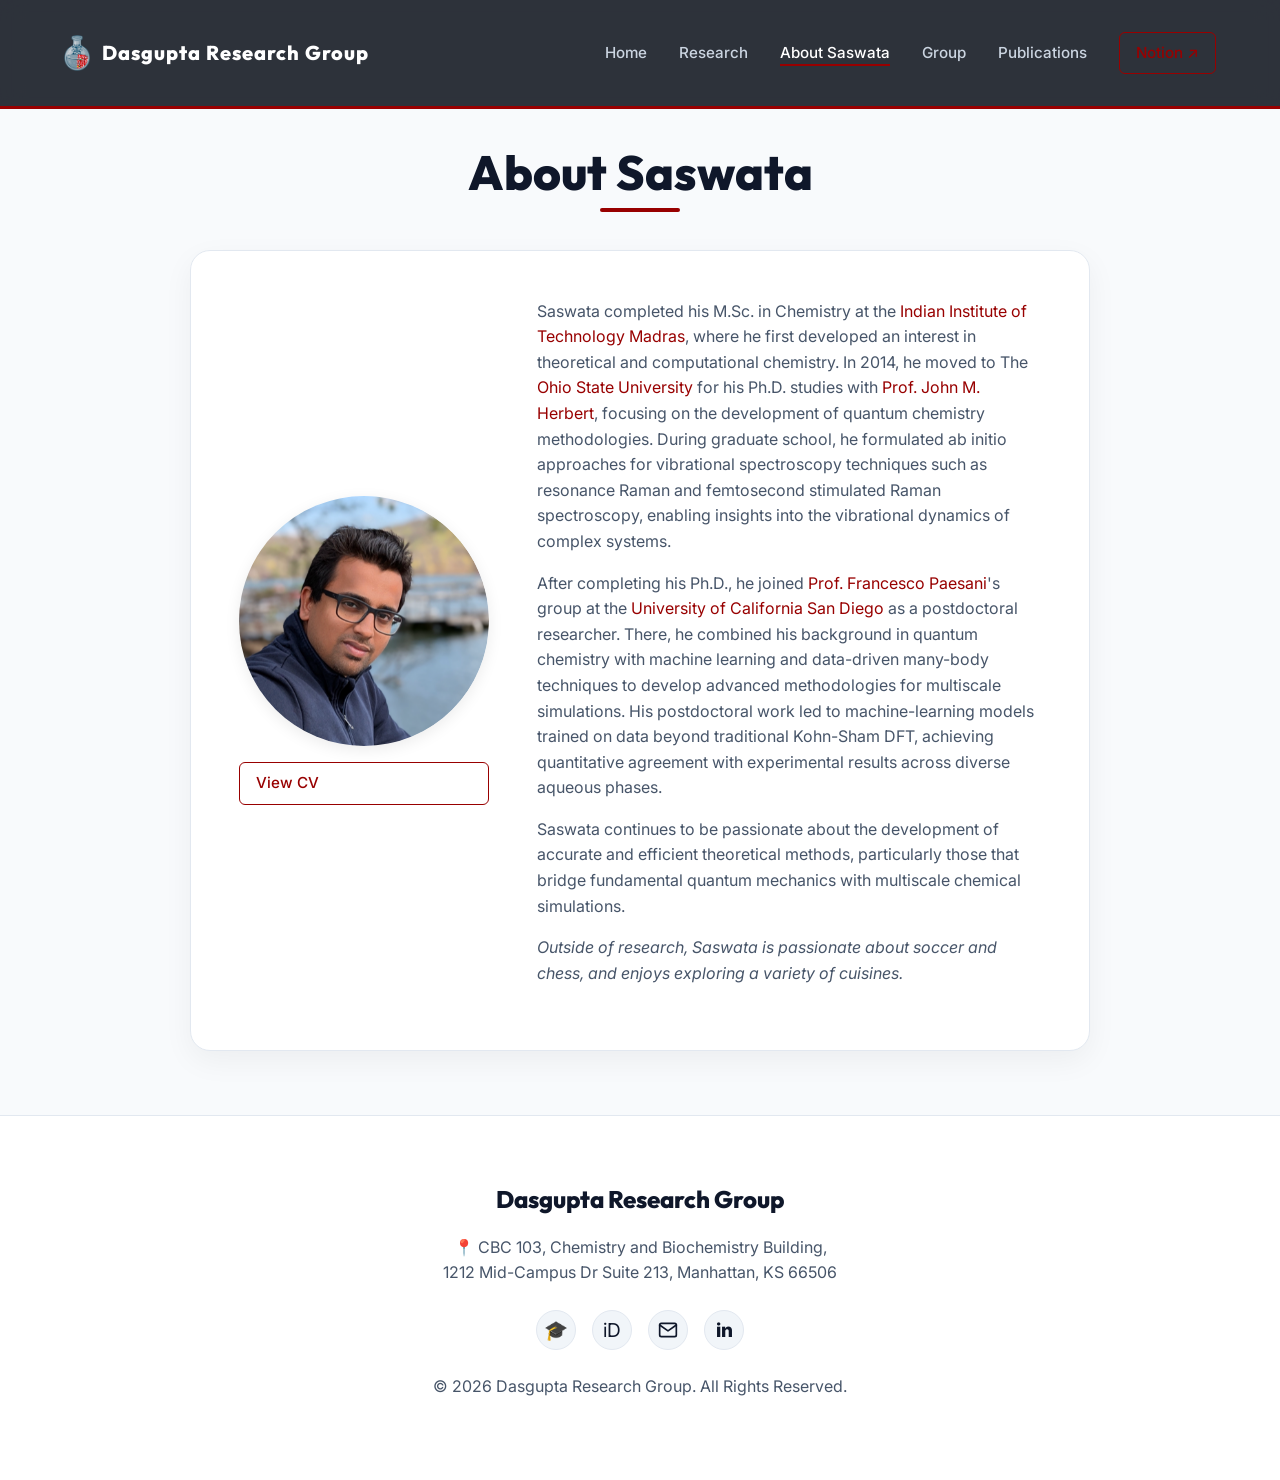
<file: about.html>
<!DOCTYPE html>
<html lang="en">

<head>
    <meta charset="UTF-8">
    <meta name="viewport" content="width=device-width, initial-scale=1.0">
    <title>Dasgupta Research Group @ K-State - About Saswata</title>
    <link
        href="https://fonts.googleapis.com/css2?family=Inter:wght@300;400;500;600;700&family=Outfit:wght@400;600;800&display=swap"
        rel="stylesheet">
    <link rel="stylesheet" href="style.css?v=6">
    <link rel="icon" href="logo.png" type="image/png">
<!-- Google Analytics -->
<script async src="https://www.googletagmanager.com/gtag/js?id=G-RTHQSYBFK3"></script>
<script>
  window.dataLayer = window.dataLayer || [];
  function gtag(){dataLayer.push(arguments);}
  gtag("js", new Date());

  gtag("config", "G-RTHQSYBFK3");
</script>
</head>

<body>
    <nav class="navbar" id="navbar">
        <div class="nav-container">
            <a href="index.html" class="nav-logo">
                <img src="logo.png" alt="Dr.G at KSU Logo" class="logo-img">
                <span>Dasgupta Research Group</span>
            </a>
            <ul class="nav-menu">
                <li class="nav-item"><a href="index.html" class="nav-link">Home</a></li>
                <li class="nav-item"><a href="research.html" class="nav-link">Research</a></li>
                <li class="nav-item"><a href="about.html" class="nav-link active">About Saswata</a></li>
                <li class="nav-item"><a href="group.html" class="nav-link">Group</a></li>
                <li class="nav-item"><a href="publications.html" class="nav-link">Publications</a></li>
                <li class="nav-item"><a
                        href="https://www.notion.so/2ad51fc8dd2080fa91c9dfd9c13192fc?v=2ad51fc8dd20808c940f000c52988f19&source=copy_link"
                        class="nav-link external-btn" target="_blank" rel="noopener noreferrer">Notion ↗</a></li>
            </ul>
        </div>
    </nav>

    <main class="page-padding">
        <section class="about-section fade-in">
            <div class="section-container">
                <h1 class="page-title">About Saswata</h1>
                <div class="about-content">
                    <div class="about-content-flex">
                        <div class="photo-wrapper"
                            style="display: flex; flex-direction: column; align-items: center; gap: 1rem;">
                            <img src="about_saswata_images/Saswata.png" alt="Saswata Dasgupta"
                                class="about-photo light-mode-photo">
                            <a href="CV/Saswata_CV.pdf" target="_blank" class="nav-link external-btn"
                                style="width: 100%; text-align: center;">View CV</a>
                        </div>
                        <div class="about-text">
                            <p>Saswata completed his M.Sc. in Chemistry at the <a href="https://www.iitm.ac.in/"
                                    target="_blank">Indian Institute of Technology Madras</a>, where he first developed
                                an interest in theoretical and computational chemistry. In 2014, he moved to The <a
                                    href="https://www.osu.edu/" target="_blank">Ohio State University</a> for his Ph.D.
                                studies with <a href="https://www.asc.ohio-state.edu/herbert.44/index.html"
                                    target="_blank">Prof. John M. Herbert</a>, focusing on the development of quantum
                                chemistry methodologies. During graduate school, he formulated ab initio approaches for
                                vibrational spectroscopy techniques such as resonance Raman and femtosecond stimulated
                                Raman spectroscopy, enabling insights into the vibrational dynamics of complex systems.
                            </p>
                            <p>After completing his Ph.D., he joined <a href="https://paesanigroup.ucsd.edu/"
                                    target="_blank">Prof. Francesco Paesani</a>'s group at the <a
                                    href="https://ucsd.edu/" target="_blank">University of California San Diego</a> as a
                                postdoctoral researcher. There, he combined his background in quantum chemistry with
                                machine learning and data-driven many-body techniques to develop advanced methodologies
                                for multiscale simulations. His postdoctoral work led to machine-learning models trained
                                on data beyond traditional Kohn-Sham DFT, achieving quantitative agreement with
                                experimental results across diverse aqueous phases.</p>
                            <p>Saswata continues to be passionate about the development of accurate and efficient
                                theoretical methods, particularly those that bridge fundamental quantum mechanics with
                                multiscale chemical simulations.</p>
                            <p><em>Outside of research, Saswata is passionate about soccer and chess, and enjoys
                                    exploring a variety of cuisines.</em></p>

                        </div>
                    </div>
                </div>
            </div>
        </section>
    </main>

    <footer class="footer">
        <div class="footer-content">
            <div class="footer-logo">Dasgupta Research Group</div>
            <p>📍 CBC 103, Chemistry and Biochemistry Building,<br>1212 Mid-Campus Dr Suite 213, Manhattan, KS 66506</p>
            <div class="social-icons">
                <a href="https://scholar.google.com/citations?user=fo_lKHMAAAAJ&hl=en&oi=ao" class="social-circle"
                    target="_blank">🎓</a><a href="https://orcid.org/0000-0002-8014-8376" class="social-circle"
                    target="_blank">iD</a><a href="mailto:saswata@ksu.edu" class="social-circle"><svg width="20"
                        height="20" viewBox="0 0 24 24" fill="none" stroke="currentColor" stroke-width="2"
                        stroke-linecap="round" stroke-linejoin="round">
                        <path d="M4 4h16c1.1 0 2 .9 2 2v12c0 1.1-.9 2-2 2H4c-1.1 0-2-.9-2-2V6c0-1.1.9-2 2-2z"></path>
                        <polyline points="22,6 12,13 2,6"></polyline>
                    </svg></a><a href="https://www.linkedin.com/feed/" class="social-circle" target="_blank"><span
                        style="font-weight: 800; font-family: 'Inter', sans-serif;">in</span></a>
            </div>
            <p class="copyright">&copy; 2026 Dasgupta Research Group. All Rights Reserved.</p>
        </div>
    </footer>
    <script src="app.js"></script>
</body>

</html>
</file>
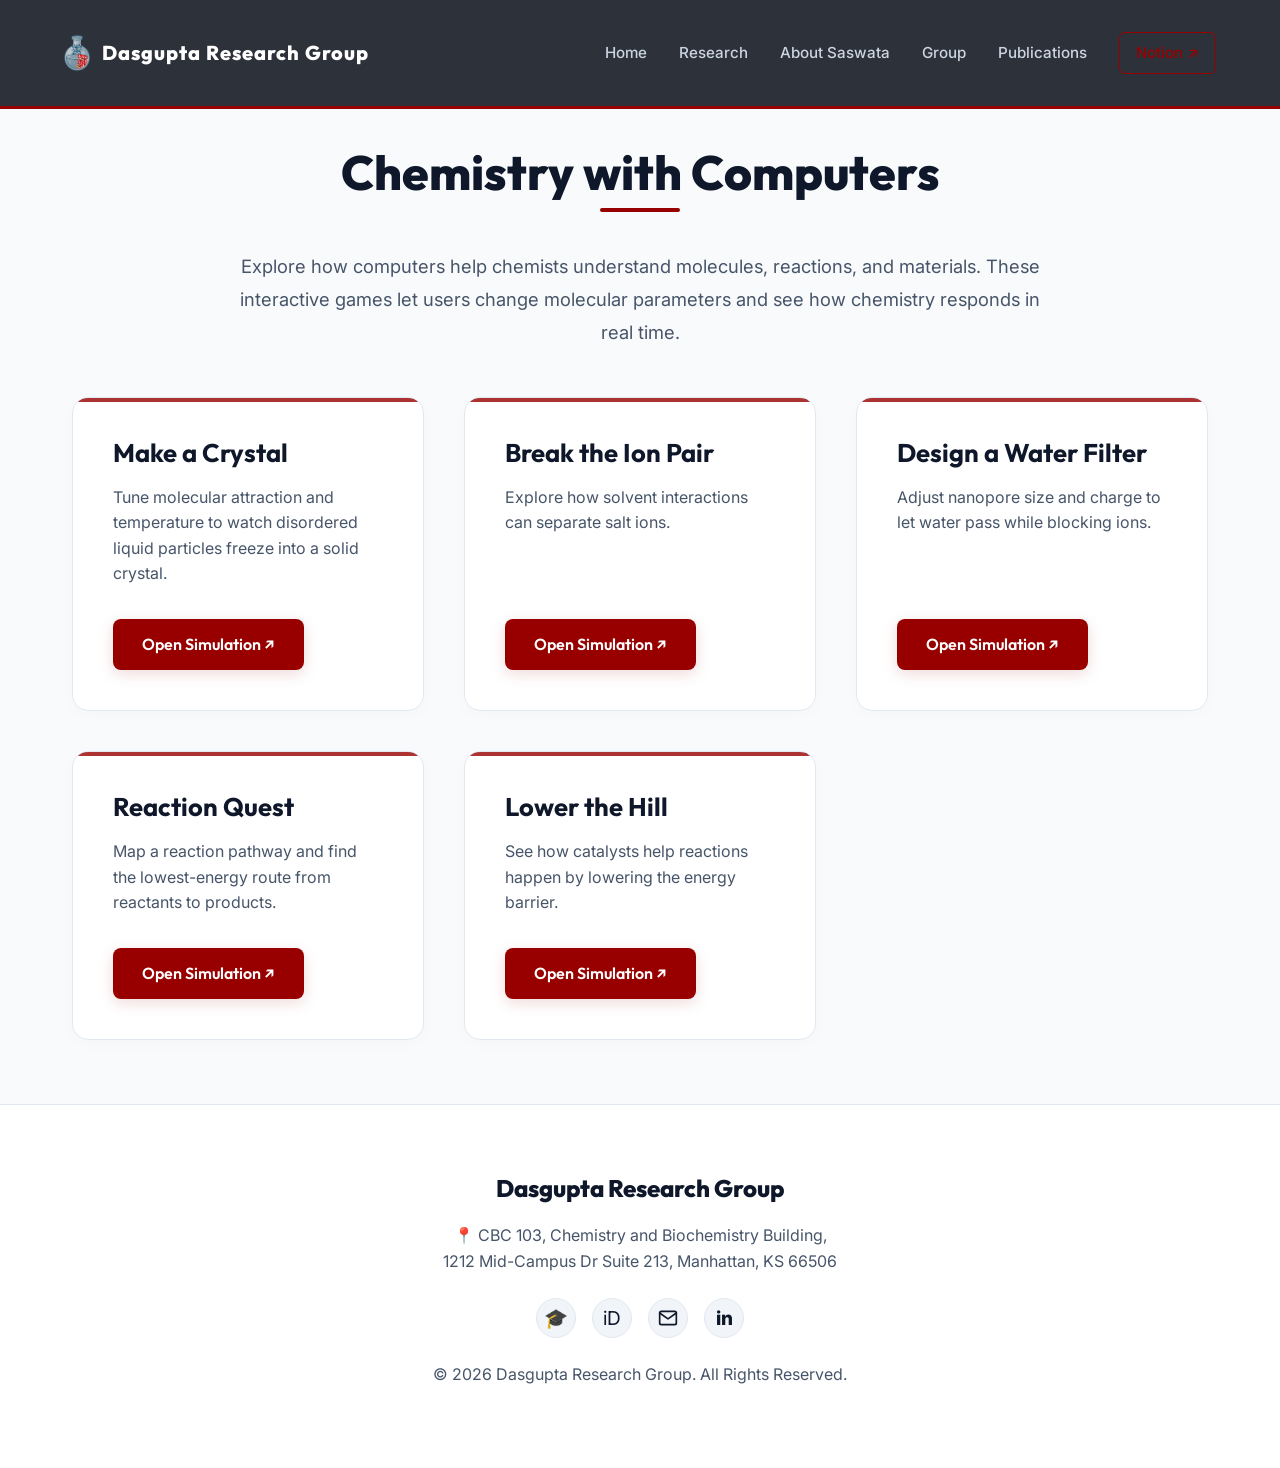
<file: chemistry-with-computers.html>
<!DOCTYPE html>
<html lang="en">

<head>
    <meta charset="UTF-8">
    <meta name="viewport" content="width=device-width, initial-scale=1.0">
    <title>Computers in Chemistry - Dasgupta Research Group @ K-State</title>
    <meta name="description" content="Explore how computers help chemists understand molecules, reactions, and materials through interactive simulation games designed for science outreach.">
    <link
        href="https://fonts.googleapis.com/css2?family=Inter:wght@300;400;500;600;700&family=Outfit:wght@400;600;800&display=swap"
        rel="stylesheet">
    <link rel="stylesheet" href="style.css?v=6">
    <link rel="icon" href="logo.png" type="image/png">
    <!-- Google Analytics -->
    <script async src="https://www.googletagmanager.com/gtag/js?id=G-RTHQSYBFK3"></script>
    <script>
        window.dataLayer = window.dataLayer || [];
        function gtag() { dataLayer.push(arguments); }
        gtag("js", new Date());

        gtag("config", "G-RTHQSYBFK3");
    </script>
</head>

<body>
    <nav class="navbar" id="navbar">
        <div class="nav-container">
            <a href="index.html" class="nav-logo">
                <img src="logo.png" alt="Dr.G at KSU Logo" class="logo-img">
                <span>Dasgupta Research Group</span>
            </a>
            <ul class="nav-menu">
                <li class="nav-item"><a href="index.html" class="nav-link">Home</a></li>
                <li class="nav-item"><a href="research.html" class="nav-link">Research</a></li>
                <li class="nav-item"><a href="about.html" class="nav-link">About Saswata</a></li>
                <li class="nav-item"><a href="group.html" class="nav-link">Group</a></li>
                <li class="nav-item"><a href="publications.html" class="nav-link">Publications</a></li>
                <li class="nav-item"><a
                        href="https://www.notion.so/2ad51fc8dd2080fa91c9dfd9c13192fc?v=2ad51fc8dd20808c940f000c52988f19&source=copy_link"
                        class="nav-link external-btn" target="_blank" rel="noopener noreferrer">Notion ↗</a></li>
            </ul>
        </div>
    </nav>

    <main class="page-padding">
        <section class="section-container slide-up">
            <h1 class="page-title">Chemistry with Computers</h1>
            <p class="intro-text">
                Explore how computers help chemists understand molecules, reactions, and materials. These interactive games let users change molecular parameters and see how chemistry responds in real time.
            </p>

            <div id="games-grid" class="games-grid">
                <!-- Cards dynamically generated by JavaScript below -->
            </div>
        </section>
    </main>

    <footer class="footer">
        <div class="footer-content">
            <div class="footer-logo">Dasgupta Research Group</div>
            <p>📍 CBC 103, Chemistry and Biochemistry Building,<br>1212 Mid-Campus Dr Suite 213, Manhattan, KS 66506</p>
            <div class="social-icons">
                <a href="https://scholar.google.com/citations?user=fo_lKHMAAAAJ&hl=en&oi=ao" class="social-circle"
                    target="_blank">🎓</a><a href="https://orcid.org/0000-0002-8014-8376" class="social-circle"
                    target="_blank">iD</a><a href="mailto:saswata@ksu.edu" class="social-circle"><svg width="20"
                        height="20" viewBox="0 0 24 24" fill="none" stroke="currentColor" stroke-width="2"
                        stroke-linecap="round" stroke-linejoin="round">
                        <path d="M4 4h16c1.1 0 2 .9 2 2v12c0 1.1-.9 2-2 2H4c-1.1 0-2-.9-2-2V6c0-1.1.9-2 2-2z"></path>
                        <polyline points="22,6 12,13 2,6"></polyline>
                    </svg></a><a href="https://www.linkedin.com/feed/" class="social-circle" target="_blank"><span
                        style="font-weight: 800; font-family: 'Inter', sans-serif;">in</span></a>
            </div>
            <p class="copyright">&copy; 2026 Dasgupta Research Group. All Rights Reserved.</p>
        </div>
    </footer>

    <script src="app.js"></script>
    <script>
        document.addEventListener('DOMContentLoaded', () => {
            const gamesData = [
                {
                    title: "Make a Crystal",
                    description: "Tune molecular attraction and temperature to watch disordered liquid particles freeze into a solid crystal.",
                    filename: "nucleation.py",
                    url: "https://quantumwingerapp.streamlit.app/nucleation"
                },
                {
                    title: "Break the Ion Pair",
                    description: "Explore how solvent interactions can separate salt ions.",
                    filename: "break_ion_pair.py",
                    url: "https://quantumwingerapp.streamlit.app/break_ion_pair"
                },
                {
                    title: "Design a Water Filter",
                    description: "Adjust nanopore size and charge to let water pass while blocking ions.",
                    filename: "nanopore_filter.py",
                    url: "https://quantumwingerapp.streamlit.app/nanopore_filter"
                },
                {
                    title: "Reaction Quest",
                    description: "Map a reaction pathway and find the lowest-energy route from reactants to products.",
                    filename: "reaction_detective.py",
                    url: "https://quantumwingerapp.streamlit.app/reaction_detective"
                },
                {
                    title: "Lower the Hill",
                    description: "See how catalysts help reactions happen by lowering the energy barrier.",
                    filename: "catalyst_game.py",
                    url: "https://quantumwingerapp.streamlit.app/catalyst_game"
                }
            ];

            const gridContainer = document.getElementById('games-grid');

            gamesData.forEach((game, index) => {
                const card = document.createElement('div');
                card.className = 'game-card';
                card.id = `game-card-${index}`;

                const title = document.createElement('h2');
                title.className = 'game-title';
                title.textContent = game.title;

                const description = document.createElement('p');
                description.className = 'game-description';
                description.textContent = game.description;

                const actionDiv = document.createElement('div');
                actionDiv.className = 'game-action';

                const linkBtn = document.createElement('a');
                linkBtn.href = game.url;
                linkBtn.target = '_blank';
                linkBtn.rel = 'noopener noreferrer';
                linkBtn.className = 'btn btn-primary';
                linkBtn.id = `open-game-btn-${index}`;
                linkBtn.textContent = 'Open Simulation ↗';

                actionDiv.appendChild(linkBtn);
                card.appendChild(title);
                card.appendChild(description);
                card.appendChild(actionDiv);

                gridContainer.appendChild(card);
            });
        });
    </script>
</body>

</html>
</file>
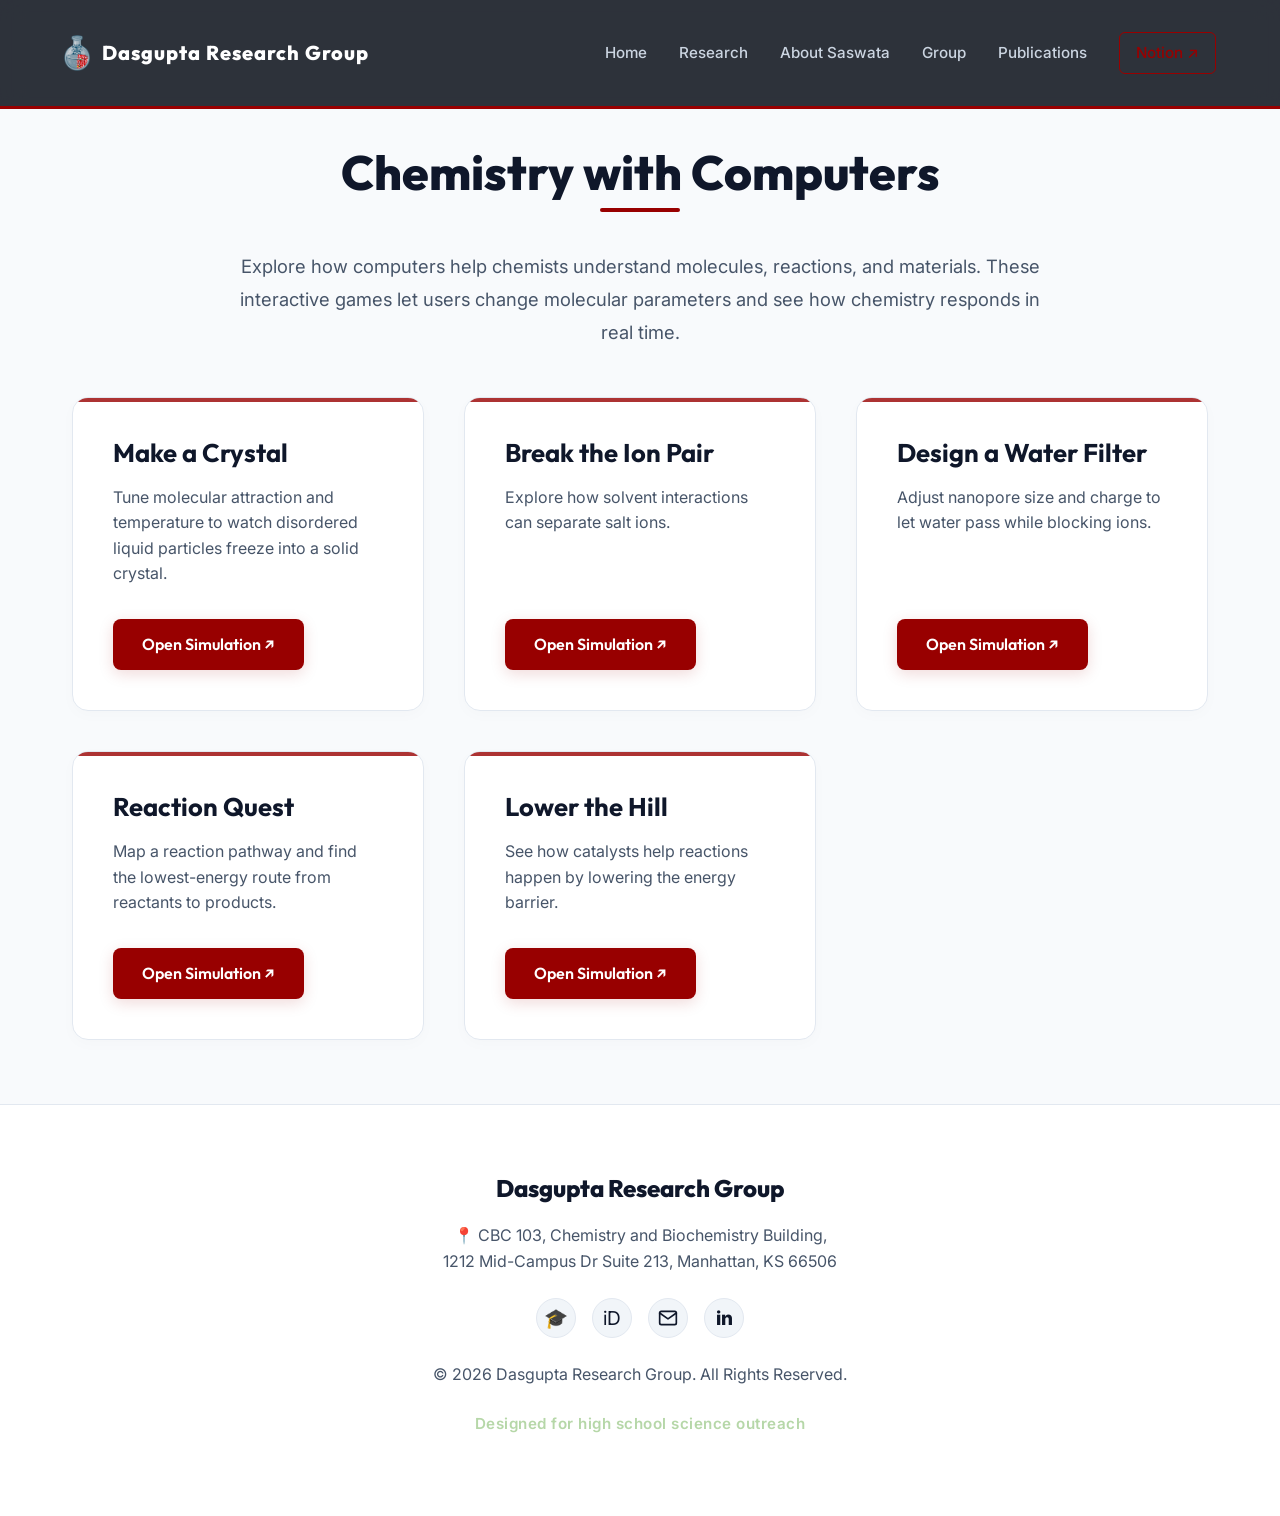
<file: computers-in-chemistry.html>
<!DOCTYPE html>
<html lang="en">

<head>
    <meta charset="UTF-8">
    <meta name="viewport" content="width=device-width, initial-scale=1.0">
    <title>Computers in Chemistry - Dasgupta Research Group @ K-State</title>
    <meta name="description" content="Explore how computers help chemists understand molecules, reactions, and materials through interactive simulation games designed for science outreach.">
    <link
        href="https://fonts.googleapis.com/css2?family=Inter:wght@300;400;500;600;700&family=Outfit:wght@400;600;800&display=swap"
        rel="stylesheet">
    <link rel="stylesheet" href="style.css?v=6">
    <link rel="icon" href="logo.png" type="image/png">
    <!-- Google Analytics -->
    <script async src="https://www.googletagmanager.com/gtag/js?id=G-RTHQSYBFK3"></script>
    <script>
        window.dataLayer = window.dataLayer || [];
        function gtag() { dataLayer.push(arguments); }
        gtag("js", new Date());

        gtag("config", "G-RTHQSYBFK3");
    </script>
</head>

<body>
    <nav class="navbar" id="navbar">
        <div class="nav-container">
            <a href="index.html" class="nav-logo">
                <img src="logo.png" alt="Dr.G at KSU Logo" class="logo-img">
                <span>Dasgupta Research Group</span>
            </a>
            <ul class="nav-menu">
                <li class="nav-item"><a href="index.html" class="nav-link">Home</a></li>
                <li class="nav-item"><a href="research.html" class="nav-link">Research</a></li>
                <li class="nav-item"><a href="about.html" class="nav-link">About Saswata</a></li>
                <li class="nav-item"><a href="group.html" class="nav-link">Group</a></li>
                <li class="nav-item"><a href="publications.html" class="nav-link">Publications</a></li>
                <li class="nav-item"><a
                        href="https://www.notion.so/2ad51fc8dd2080fa91c9dfd9c13192fc?v=2ad51fc8dd20808c940f000c52988f19&source=copy_link"
                        class="nav-link external-btn" target="_blank" rel="noopener noreferrer">Notion ↗</a></li>
            </ul>
        </div>
    </nav>

    <main class="page-padding">
        <section class="section-container slide-up">
            <h1 class="page-title">Chemistry with Computers</h1>
            <p class="intro-text">
                Explore how computers help chemists understand molecules, reactions, and materials. These interactive games let users change molecular parameters and see how chemistry responds in real time.
            </p>

            <div id="games-grid" class="games-grid">
                <!-- Cards dynamically generated by JavaScript below -->
            </div>
        </section>
    </main>

    <footer class="footer">
        <div class="footer-content">
            <div class="footer-logo">Dasgupta Research Group</div>
            <p>📍 CBC 103, Chemistry and Biochemistry Building,<br>1212 Mid-Campus Dr Suite 213, Manhattan, KS 66506</p>
            <div class="social-icons">
                <a href="https://scholar.google.com/citations?user=fo_lKHMAAAAJ&hl=en&oi=ao" class="social-circle"
                    target="_blank">🎓</a><a href="https://orcid.org/0000-0002-8014-8376" class="social-circle"
                    target="_blank">iD</a><a href="mailto:saswata@ksu.edu" class="social-circle"><svg width="20"
                        height="20" viewBox="0 0 24 24" fill="none" stroke="currentColor" stroke-width="2"
                        stroke-linecap="round" stroke-linejoin="round">
                        <path d="M4 4h16c1.1 0 2 .9 2 2v12c0 1.1-.9 2-2 2H4c-1.1 0-2-.9-2-2V6c0-1.1.9-2 2-2z"></path>
                        <polyline points="22,6 12,13 2,6"></polyline>
                    </svg></a><a href="https://www.linkedin.com/feed/" class="social-circle" target="_blank"><span
                        style="font-weight: 800; font-family: 'Inter', sans-serif;">in</span></a>
            </div>
            <p class="copyright">&copy; 2026 Dasgupta Research Group. All Rights Reserved.</p>
            <p class="outreach-footer-note">Designed for high school science outreach</p>
        </div>
    </footer>

    <script src="app.js"></script>
    <script>
        document.addEventListener('DOMContentLoaded', () => {
            const gamesData = [
                {
                    title: "Make a Crystal",
                    description: "Tune molecular attraction and temperature to watch disordered liquid particles freeze into a solid crystal.",
                    filename: "nucleation.py",
                    url: "https://quantumwingerapp.streamlit.app/nucleation"
                },
                {
                    title: "Break the Ion Pair",
                    description: "Explore how solvent interactions can separate salt ions.",
                    filename: "break_ion_pair.py",
                    url: "https://quantumwingerapp.streamlit.app/break_ion_pair"
                },
                {
                    title: "Design a Water Filter",
                    description: "Adjust nanopore size and charge to let water pass while blocking ions.",
                    filename: "nanopore_filter.py",
                    url: "https://quantumwingerapp.streamlit.app/nanopore_filter"
                },
                {
                    title: "Reaction Quest",
                    description: "Map a reaction pathway and find the lowest-energy route from reactants to products.",
                    filename: "reaction_detective.py",
                    url: "https://quantumwingerapp.streamlit.app/reaction_detective"
                },
                {
                    title: "Lower the Hill",
                    description: "See how catalysts help reactions happen by lowering the energy barrier.",
                    filename: "catalyst_game.py",
                    url: "https://quantumwingerapp.streamlit.app/catalyst_game"
                }
            ];

            const gridContainer = document.getElementById('games-grid');

            gamesData.forEach((game, index) => {
                const card = document.createElement('div');
                card.className = 'game-card';
                card.id = `game-card-${index}`;

                const title = document.createElement('h2');
                title.className = 'game-title';
                title.textContent = game.title;

                const description = document.createElement('p');
                description.className = 'game-description';
                description.textContent = game.description;

                const actionDiv = document.createElement('div');
                actionDiv.className = 'game-action';

                const linkBtn = document.createElement('a');
                linkBtn.href = game.url;
                linkBtn.target = '_blank';
                linkBtn.rel = 'noopener noreferrer';
                linkBtn.className = 'btn btn-primary';
                linkBtn.id = `open-game-btn-${index}`;
                linkBtn.textContent = 'Open Simulation ↗';

                actionDiv.appendChild(linkBtn);
                card.appendChild(title);
                card.appendChild(description);
                card.appendChild(actionDiv);

                gridContainer.appendChild(card);
            });
        });
    </script>
</body>

</html>
</file>
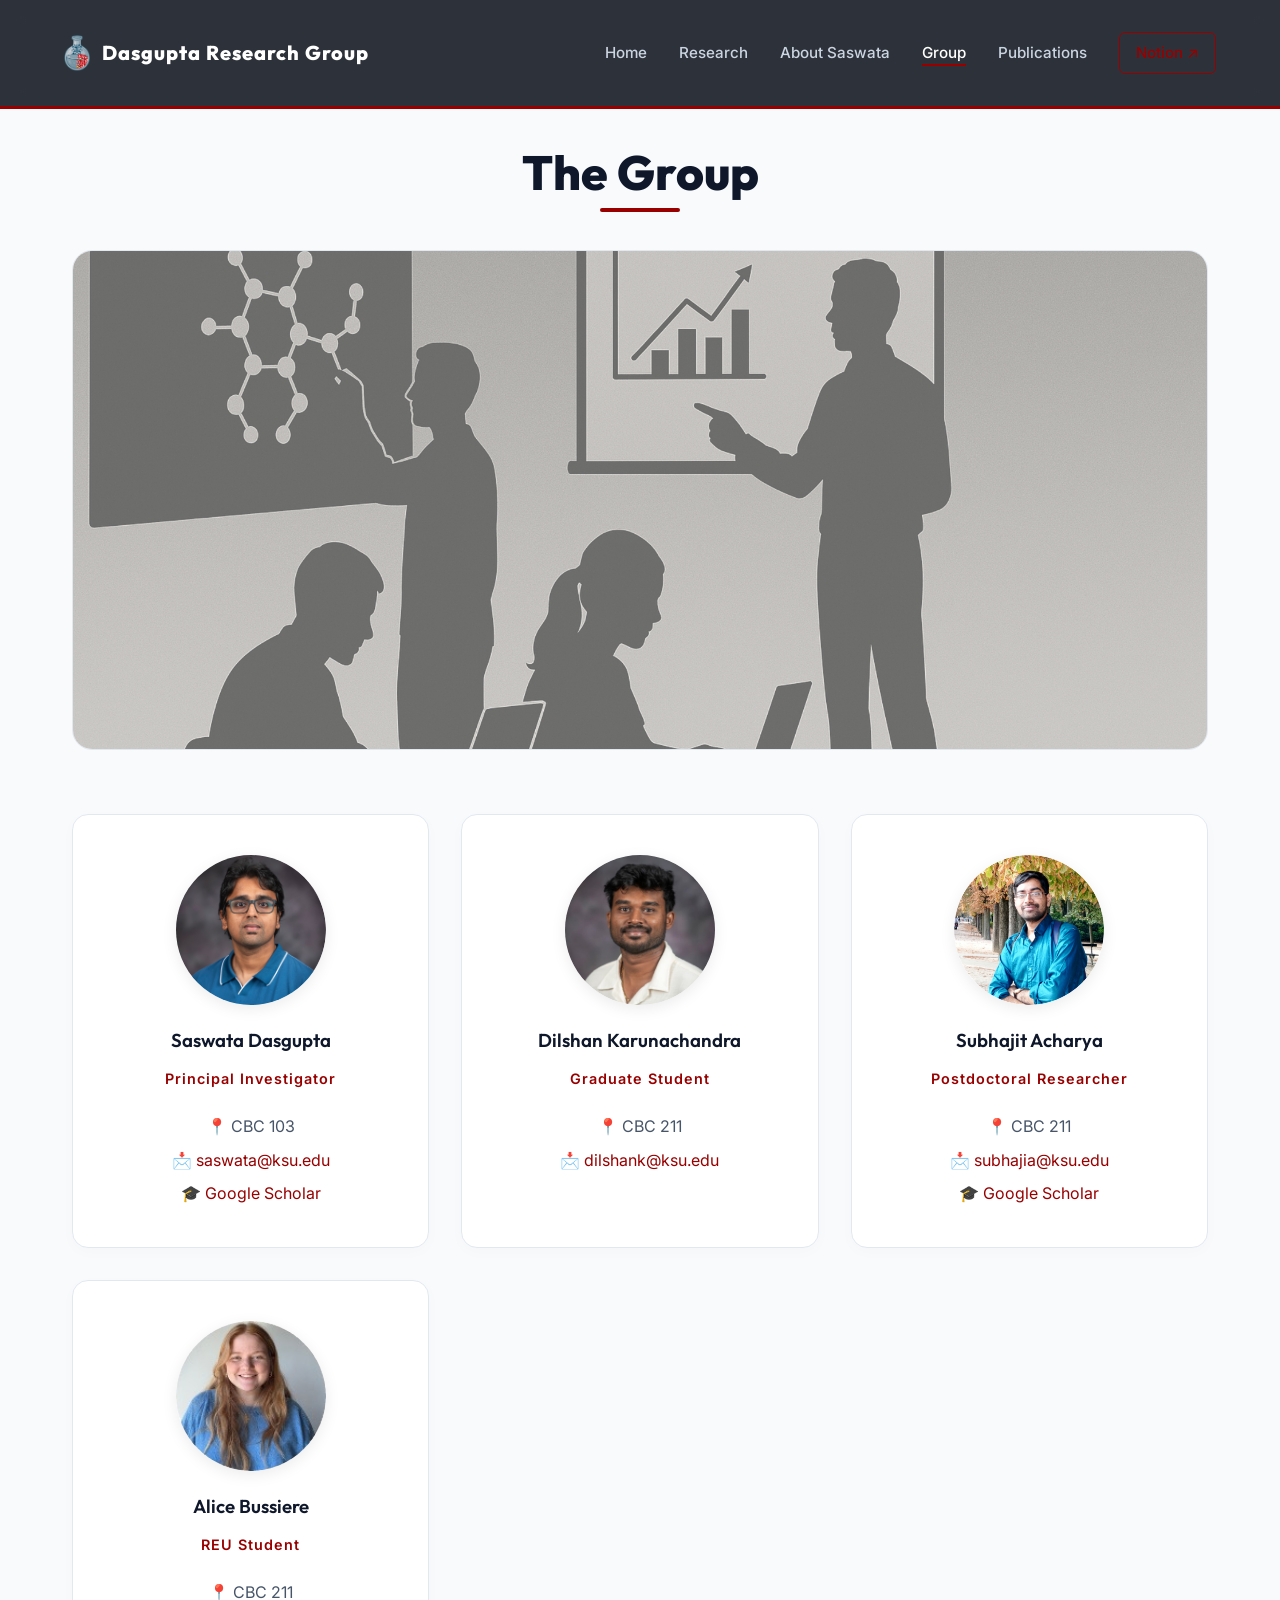
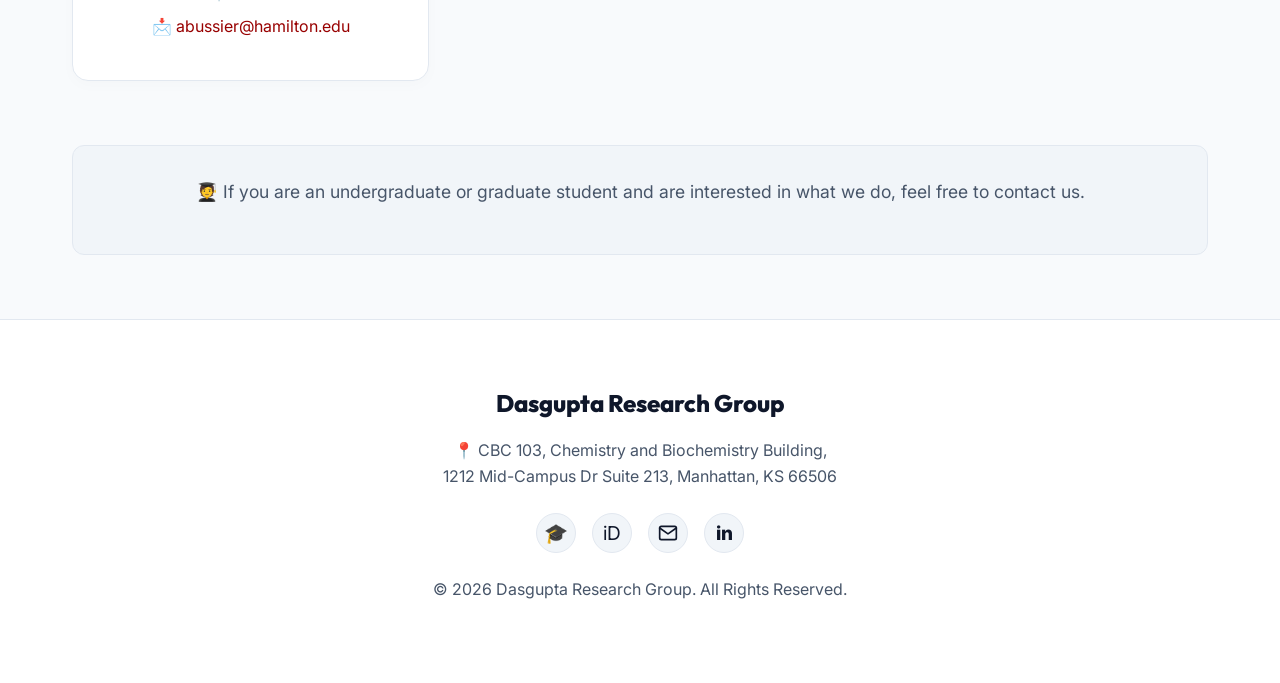
<file: group.html>
<!DOCTYPE html>
<html lang="en">

<head>
    <meta charset="UTF-8">
    <meta name="viewport" content="width=device-width, initial-scale=1.0">
    <title>Dasgupta Research Group @ K-State - Group</title>
    <link
        href="https://fonts.googleapis.com/css2?family=Inter:wght@300;400;500;600;700&family=Outfit:wght@400;600;800&display=swap"
        rel="stylesheet">
    <link rel="stylesheet" href="style.css?v=6">
    <link rel="icon" href="logo.png" type="image/png">
<!-- Google Analytics -->
<script async src="https://www.googletagmanager.com/gtag/js?id=G-RTHQSYBFK3"></script>
<script>
  window.dataLayer = window.dataLayer || [];
  function gtag(){dataLayer.push(arguments);}
  gtag("js", new Date());

  gtag("config", "G-RTHQSYBFK3");
</script>
</head>

<body>
    <nav class="navbar" id="navbar">
        <div class="nav-container">
            <a href="index.html" class="nav-logo">
                <img src="logo.png" alt="Dr.G at KSU Logo" class="logo-img">
                <span>Dasgupta Research Group</span>
            </a>
            <ul class="nav-menu">
                <li class="nav-item"><a href="index.html" class="nav-link">Home</a></li>
                <li class="nav-item"><a href="research.html" class="nav-link">Research</a></li>
                <li class="nav-item"><a href="about.html" class="nav-link">About Saswata</a></li>
                <li class="nav-item"><a href="group.html" class="nav-link active">Group</a></li>
                <li class="nav-item"><a href="publications.html" class="nav-link">Publications</a></li>
                <li class="nav-item"><a
                        href="https://www.notion.so/2ad51fc8dd2080fa91c9dfd9c13192fc?v=2ad51fc8dd20808c940f000c52988f19&source=copy_link"
                        class="nav-link external-btn" target="_blank" rel="noopener noreferrer">Notion ↗</a></li>
            </ul>
        </div>
    </nav>

    <main class="page-padding">
        <section class="group-section slide-up">
            <div class="section-container">
                <h1 class="page-title">The Group</h1>
                <div class="group-banner clear-filter">
                    <img src="group_images/group.png" alt="The Dasgupta Research Group" class="group-banner-img">
                </div>

                <div class="members-grid">
                    <div class="member-card">
                        <img src="group_images/Saswata.jpg" alt="Saswata Dasgupta"
                            class="member-photo light-mode-photo">
                        <div class="member-info">
                            <h3>Saswata Dasgupta</h3>
                            <p class="member-role">Principal Investigator</p>
                            <div class="member-details">
                                <span>📍 CBC 103</span>
                                <a href="mailto:saswata@ksu.edu">📩 saswata@ksu.edu</a>
                                <a href="https://scholar.google.com/citations?user=fo_lKHMAAAAJ&hl=en&oi=ao"
                                    target="_blank">🎓 Google Scholar</a>
                            </div>
                        </div>
                    </div>

                    <div class="member-card">
                        <img src="group_images/Dilshan.jpg" alt="Dilshan Karunachandra"
                            class="member-photo light-mode-photo">
                        <div class="member-info">
                            <h3>Dilshan Karunachandra</h3>
                            <p class="member-role">Graduate Student</p>
                            <div class="member-details">
                                <span>📍 CBC 211</span>
                                <a href="mailto:dilshank@ksu.edu">📩 dilshank@ksu.edu</a>
                            </div>
                        </div>
                    </div>

                    <div class="member-card">
                        <img src="group_images/Subhajit.png" alt="Subhajit Acharya"
                            class="member-photo light-mode-photo">
                        <div class="member-info">
                            <h3>Subhajit Acharya</h3>
                            <p class="member-role">Postdoctoral Researcher</p>
                            <div class="member-details">
                                <span>📍 CBC 211</span>
                                <a href="mailto:subhajia@ksu.edu">📩 subhajia@ksu.edu</a>
                                <a href="https://scholar.google.com/citations?user=Qkb7ssIAAAAJ&hl=en&oi=ao"
                                    target="_blank">🎓 Google Scholar</a>
                            </div>
                        </div>
                    </div>

                    <div class="member-card">
                        <img src="group_images/Alice.jpg" alt="Alice Bussiere"
                            class="member-photo light-mode-photo">
                        <div class="member-info">
                            <h3>Alice Bussiere</h3>
                            <p class="member-role">REU Student</p>
                            <div class="member-details">
                                <span>📍 CBC 211</span>
                                <a href="mailto:abussier@hamilton.edu">📩 abussier@hamilton.edu</a>
                            </div>
                        </div>
                    </div>
                </div> <!-- Closing members-grid div -->

                <div class="join-banner">
                    <p>🧑‍🎓 If you are an undergraduate or graduate student and are interested in what we do, feel
                        free to contact us.</p>
                </div>
            </div>
        </section>
    </main>

    <footer class="footer">
        <div class="footer-content">
            <div class="footer-logo">Dasgupta Research Group</div>
            <p>📍 CBC 103, Chemistry and Biochemistry Building,<br>1212 Mid-Campus Dr Suite 213, Manhattan, KS 66506</p>
            <div class="social-icons">
                <a href="https://scholar.google.com/citations?user=fo_lKHMAAAAJ&hl=en&oi=ao" class="social-circle"
                    target="_blank">🎓</a><a href="https://orcid.org/0000-0002-8014-8376" class="social-circle"
                    target="_blank">iD</a><a href="mailto:saswata@ksu.edu" class="social-circle"><svg width="20"
                        height="20" viewBox="0 0 24 24" fill="none" stroke="currentColor" stroke-width="2"
                        stroke-linecap="round" stroke-linejoin="round">
                        <path d="M4 4h16c1.1 0 2 .9 2 2v12c0 1.1-.9 2-2 2H4c-1.1 0-2-.9-2-2V6c0-1.1.9-2 2-2z"></path>
                        <polyline points="22,6 12,13 2,6"></polyline>
                    </svg></a><a href="https://www.linkedin.com/feed/" class="social-circle" target="_blank"><span
                        style="font-weight: 800; font-family: 'Inter', sans-serif;">in</span></a>
            </div>
            <p class="copyright">&copy; 2026 Dasgupta Research Group. All Rights Reserved.</p>
        </div>
    </footer>
    <script src="app.js"></script>
</body>

</html>
</file>
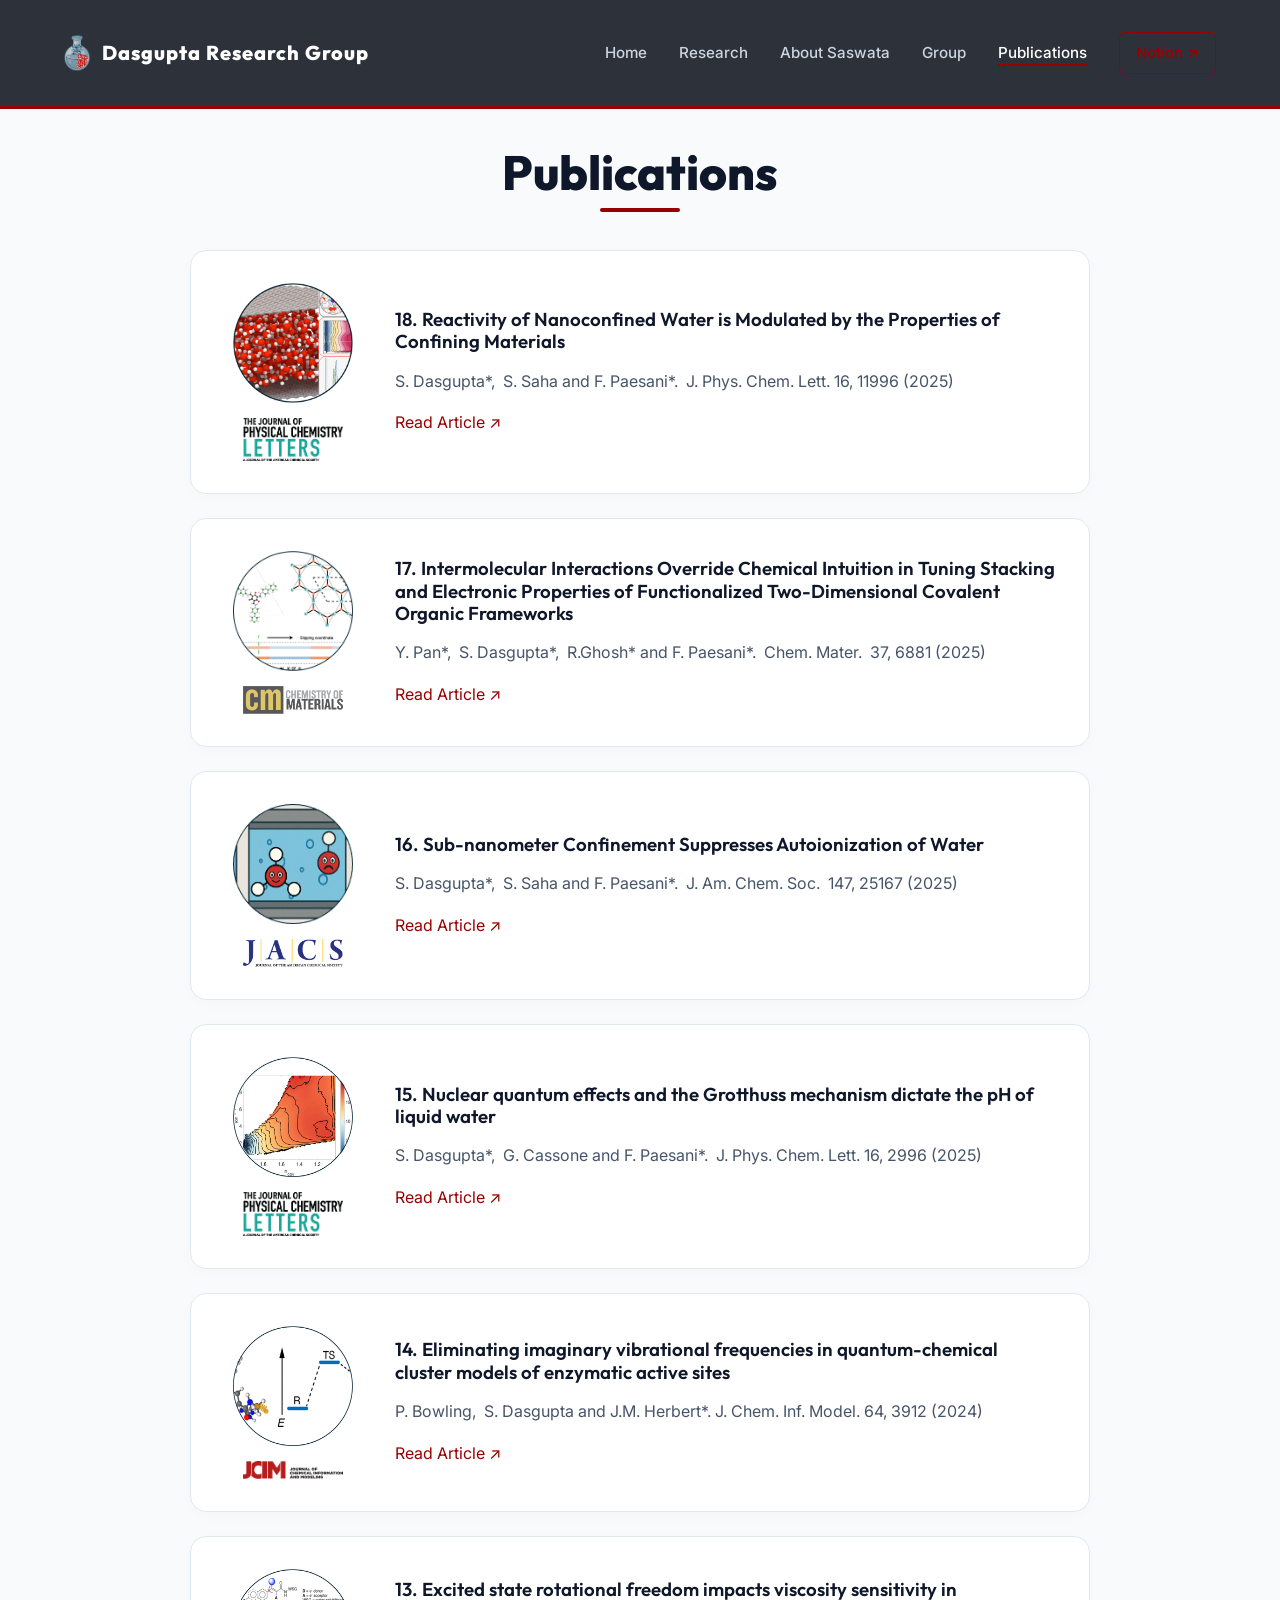
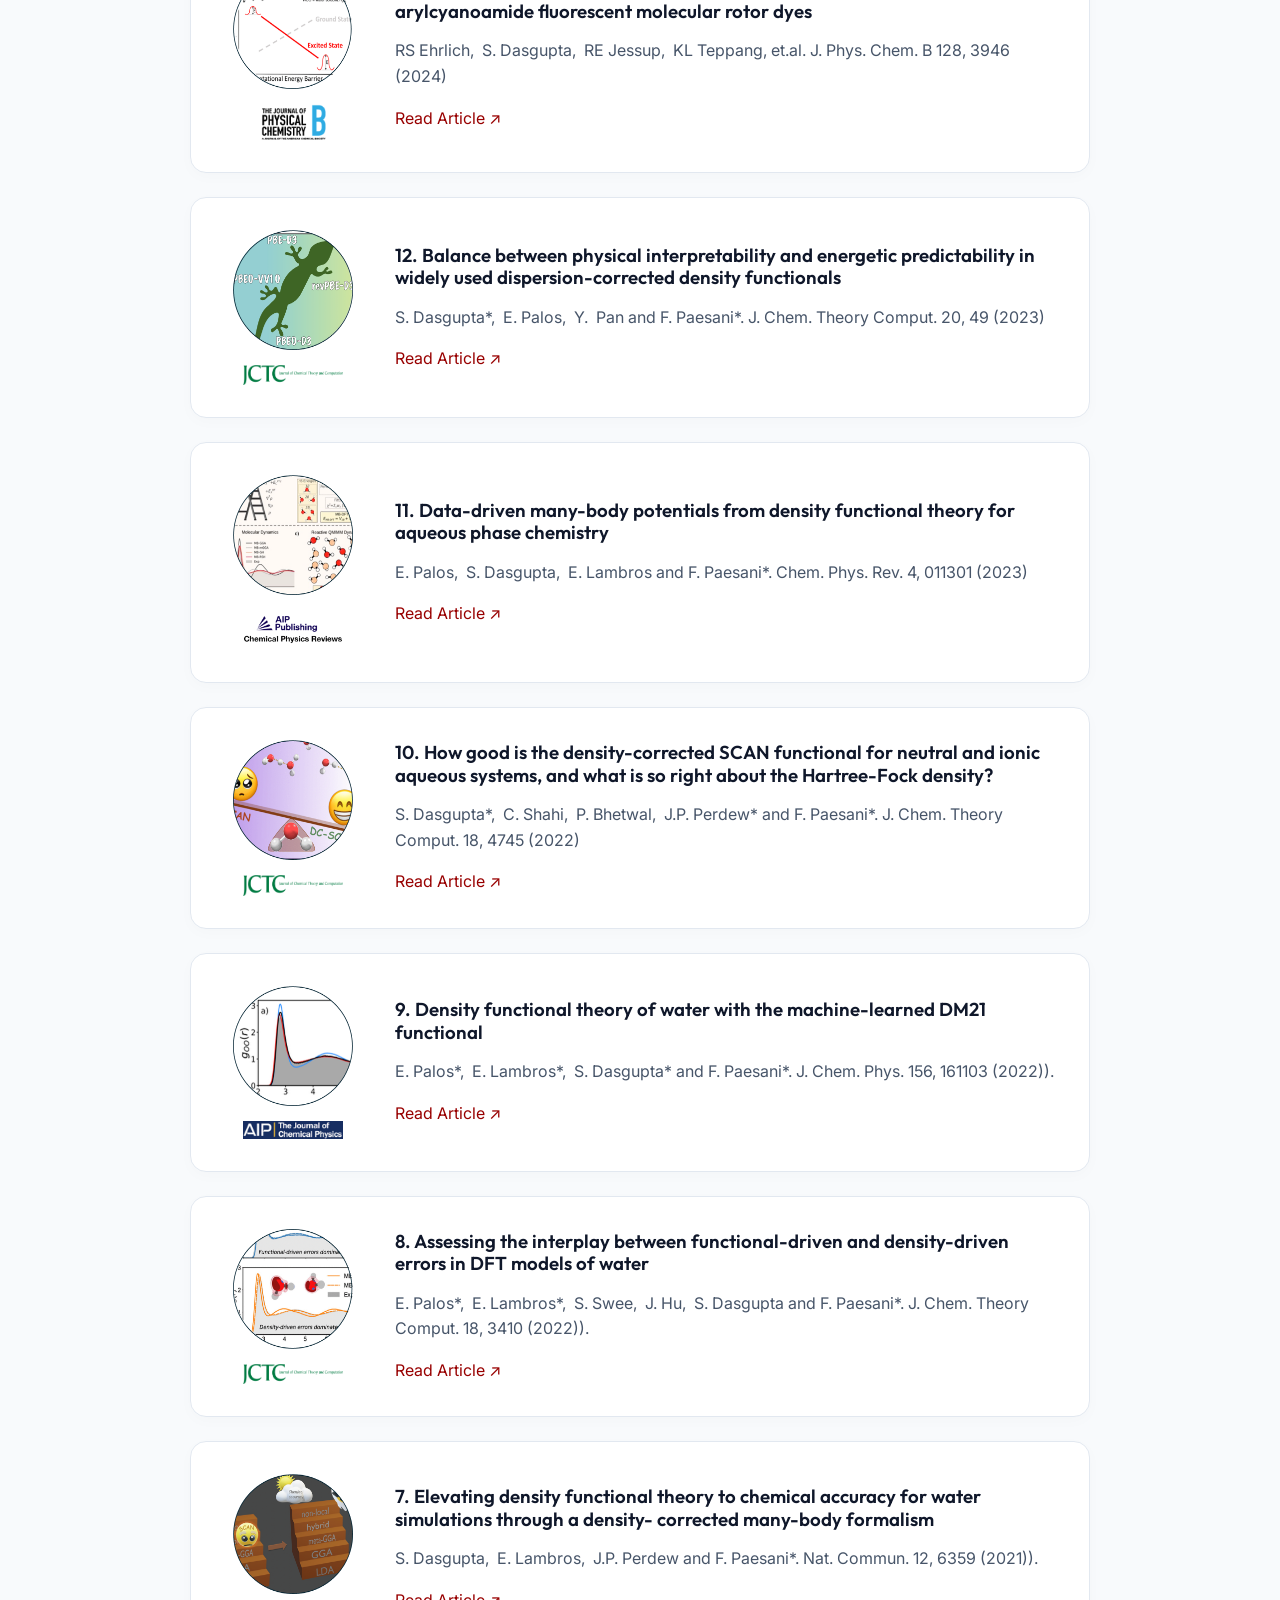
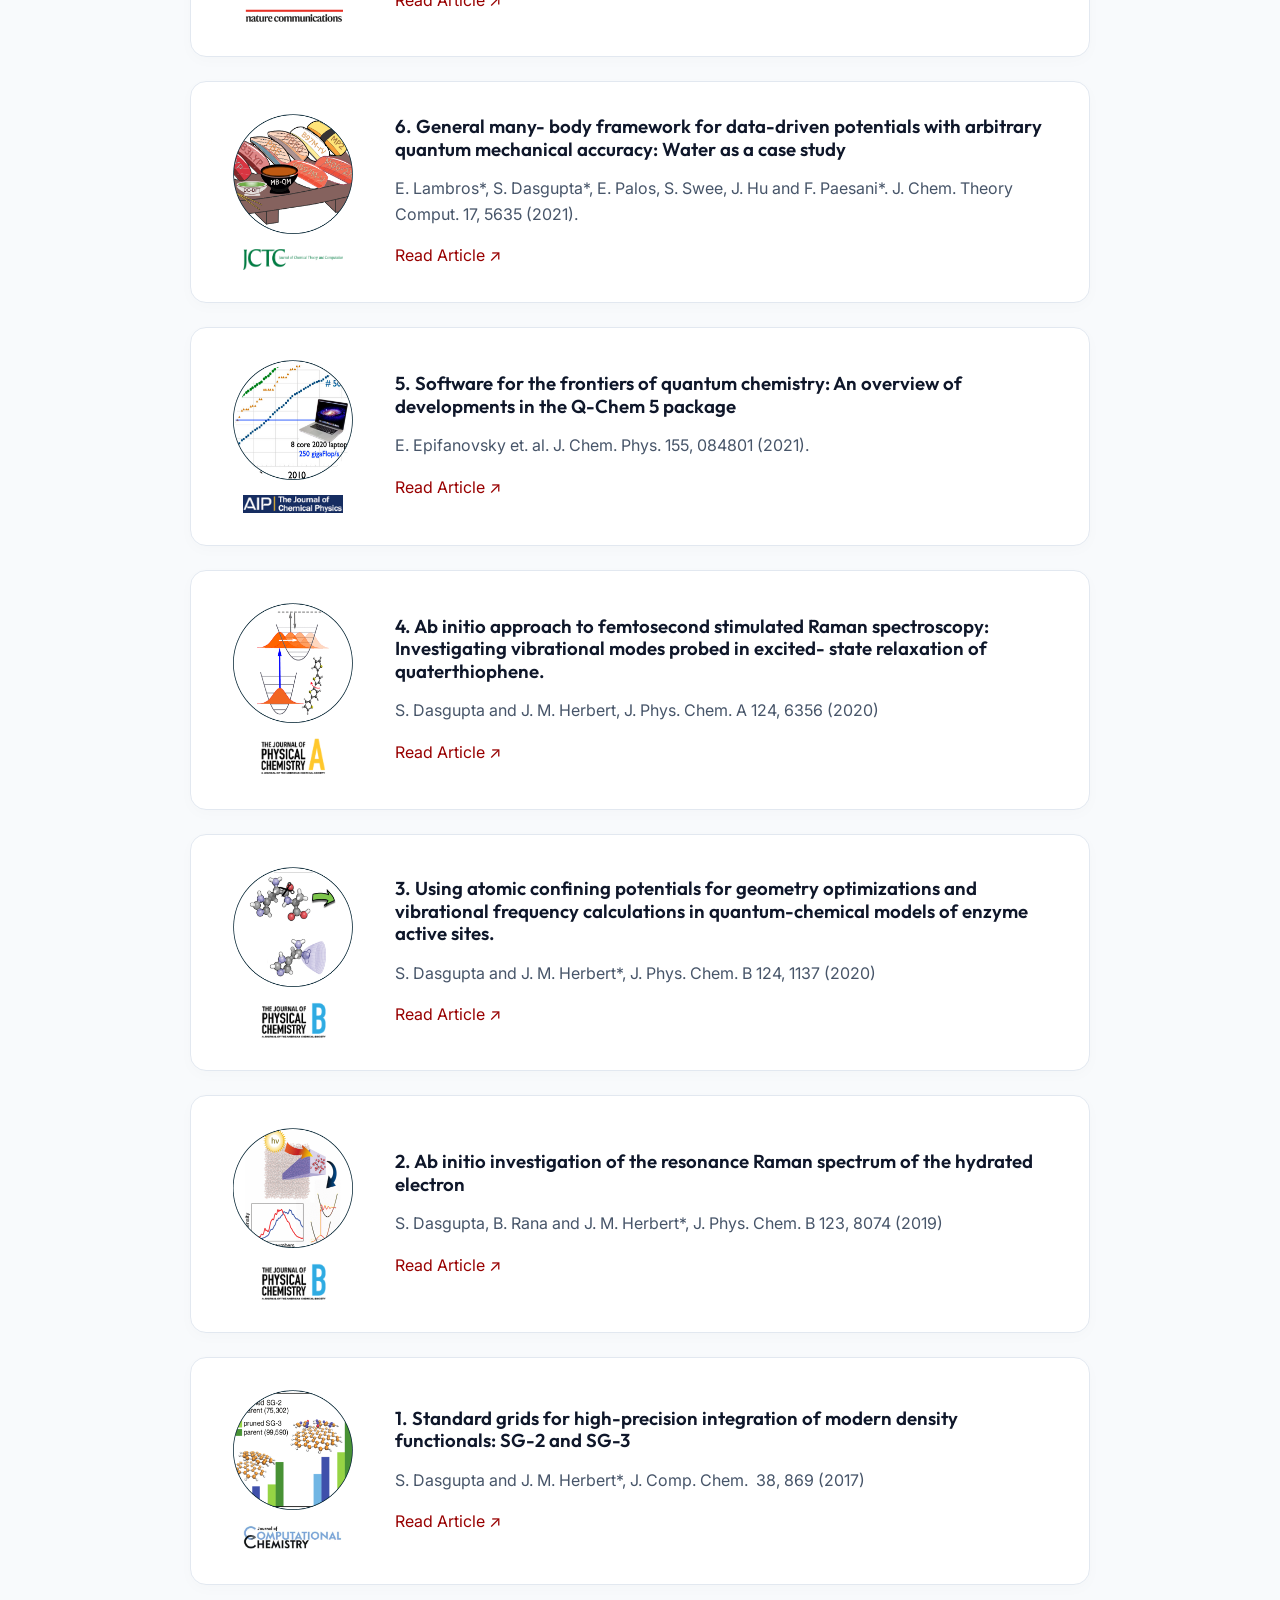
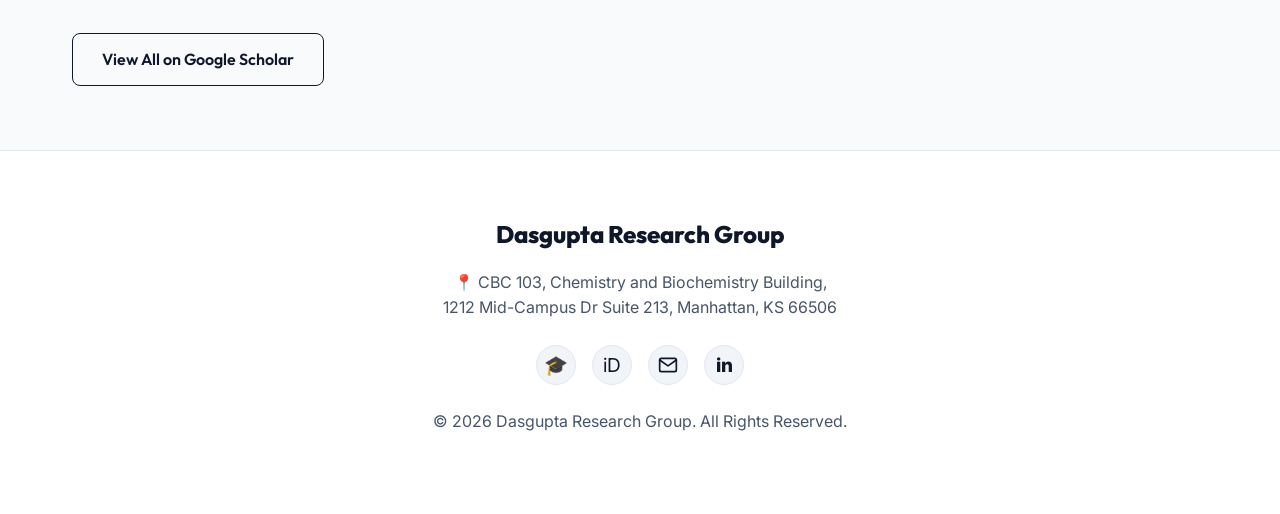
<file: publications.html>
<!DOCTYPE html>

<html lang="en">

<head>
    <meta charset="utf-8" />
    <meta content="width=device-width, initial-scale=1.0" name="viewport" />
    <title>Dasgupta Research Group @ K-State - Publications</title>
    <link
        href="https://fonts.googleapis.com/css2?family=Inter:wght@300;400;500;600;700&amp;family=Outfit:wght@400;600;800&amp;display=swap"
        rel="stylesheet" />
    <link href="style.css?v=6" rel="stylesheet" />
    <link rel="icon" href="logo.png" type="image/png">
<!-- Google Analytics -->
<script async src="https://www.googletagmanager.com/gtag/js?id=G-RTHQSYBFK3"></script>
<script>
  window.dataLayer = window.dataLayer || [];
  function gtag(){dataLayer.push(arguments);}
  gtag("js", new Date());

  gtag("config", "G-RTHQSYBFK3");
</script>
</head>

<body>
    <nav class="navbar" id="navbar">
        <div class="nav-container">
            <a class="nav-logo" href="index.html">
                <img alt="Dr.G at KSU Logo" class="logo-img" src="logo.png" />
                <span>Dasgupta Research Group</span>
            </a>
            <ul class="nav-menu">
                <li class="nav-item"><a class="nav-link" href="index.html">Home</a></li>
                <li class="nav-item"><a class="nav-link" href="research.html">Research</a></li>
                <li class="nav-item"><a class="nav-link" href="about.html">About Saswata</a></li>
                <li class="nav-item"><a class="nav-link" href="group.html">Group</a></li>
                <li class="nav-item"><a class="nav-link active" href="publications.html">Publications</a></li>
                <li class="nav-item"><a class="nav-link external-btn"
                        href="https://www.notion.so/2ad51fc8dd2080fa91c9dfd9c13192fc?v=2ad51fc8dd20808c940f000c52988f19&amp;source=copy_link"
                        rel="noopener noreferrer" target="_blank">Notion ↗</a></li>
            </ul>
        </div>
    </nav>
    <main class="page-padding">
        <section class="publications-section fade-in">
            <div class="section-container">
                <h1 class="page-title">Publications</h1>
                <div class="pub-list">
                    <div class="pub-item" style="cursor: pointer;">
                        <div class="pub-image-col"><img class="pub-photo" src="pubs_images/18.png" /><img
                                class="journal-logo" src="pubs_images/jpcl.png" /></div>
                        <div class="pub-details">
                            <h3>18. Reactivity of Nanoconfined Water is Modulated by the Properties of Confining
                                Materials</h3>
                            <p class="pub-authors">S. Dasgupta*,  S. Saha and F. Paesani*.  J. Phys. Chem. Lett. 16,
                                11996 (2025)</p>
                            <a class="pub-link" href="https://pubs.acs.org/doi/10.1021/acs.jpclett.5c02963"
                                target="_blank">Read Article ↗</a>
                            <div class="pub-abstract">The reactivity of water, a fundamental process in aqueous
                                chemistry, is profoundly altered under nanoconfinement. The properties of the confining
                                material determine the layer dependence of autoionization, dictating whether reactions
                                are stabilized at the interface or in the subsurface. In weakly interacting walls (Wall
                                A), hydroxide is destabilized at the interface and the reaction proceeds preferentially
                                in the subsurface, whereas in strongly interacting walls (Wall B) the interfacial and
                                subsurface states are nearly isoenergetic, reducing selectivity. This contrast arises
                                from confinement-enforced coordination motifs where hydronium remains tri- coordinated
                                across environments, while hydroxide is restricted to tetra coordination at the
                                interface but adopts hypercoordinated states in the subsurface. Mechanical flexibility
                                of the confining framework further modulates the overall thermodynamics by reducing the
                                entropic penalty, as water molecules can explore a broader configurational space
                                compared to rigid pores. These findings establish how layer-specific solvation and wall
                                flexibility govern confined-water reactivity, providing molecular-level design
                                principles for engineering dynamic nanoscale interfaces in catalysis, energy storage,
                                and molecular separations.</div>
                        </div>
                    </div>
                    <div class="pub-item" style="cursor: pointer;">
                        <div class="pub-image-col"><img class="pub-photo" src="pubs_images/17.png" /><img
                                class="journal-logo" src="pubs_images/cm.png" /></div>
                        <div class="pub-details">
                            <h3>17. Intermolecular Interactions Override Chemical Intuition in Tuning Stacking and
                                Electronic Properties of Functionalized Two-Dimensional Covalent Organic Frameworks</h3>
                            <p class="pub-authors">Y. Pan*,  S. Dasgupta*,  R.Ghosh* and F. Paesani*.  Chem. Mater.  37,
                                6881 (2025)</p>
                            <a class="pub-link" href="https://pubs.acs.org/doi/10.1021/acs.chemmater.5c01670"
                                target="_blank">Read Article ↗</a>
                            <div class="pub-abstract">Rising energy demands underscore the need for renewable energy
                                solutions such as solar energy. Covalent organic frameworks (COFs), with their tunable
                                compositions, structures, and photophysical properties, are promising candidates;
                                however, a comprehensive understanding of their composition-structure–property
                                relationships remains limited. Here, combining all-electron quantum chemistry with
                                coarse-grained Holstein Hamiltonians, we show that although slipped-stacked
                                configurations are generally most stable, the degree of slipping is strongly influenced
                                by the nature of the functional groups and does not follow simple electron- donating or
                                -withdrawing trends. While van der Waals interactions primarily drive the stacking
                                behavior, electrostatic contributions unique to each substituent modulate its extent.
                                Furthermore, we find that in highly symmetric lattice backbones, small substituent
                                changes have minimal effect on electronic structure, whereas symmetry-breaking
                                functionalization offers a robust and effective route to tune electronic, transport, and
                                photophysical properties. While the stacking arrangement primarily governs interlayer
                                electron coherence, its influence diminishes in the high-disorder regime. Our findings
                                provide fundamental insights and design principles to guide the development of
                                high-performance COFs for photocatalytic applications.</div>
                        </div>
                    </div>
                    <div class="pub-item" style="cursor: pointer;">
                        <div class="pub-image-col"><img class="pub-photo" src="pubs_images/16.png" /><img
                                class="journal-logo" src="pubs_images/jacs.png" /></div>
                        <div class="pub-details">
                            <h3>16. Sub-nanometer Confinement Suppresses Autoionization of Water</h3>
                            <p class="pub-authors">S. Dasgupta*,  S. Saha and F. Paesani*.  J. Am. Chem. Soc.  147,
                                25167 (2025)</p>
                            <a class="pub-link" href="https://pubs.acs.org/doi/abs/10.1021/jacs.5c08273"
                                target="_blank">Read Article ↗</a>
                            <div class="pub-abstract">Water confined within nanometer-scale environments plays a central
                                role in functional materials for nanofluidic and membrane-based applications, where
                                acid–base equilibria and proton transport govern essential processes such as ion
                                conduction, energy conversion, and chemical separations. Similar mechanisms are also
                                fundamental to biological systems, including enzyme catalysis and cellular signaling. At
                                sub-nanometer scales, confinement and interfacial interactions dramatically reshape the
                                molecular landscape, challenging conventional assumptions about pH and chemical
                                reactivity. Here, we combine density-corrected density functional theory with
                                machine-learned interatomic potentials to investigate the autoionization of water
                                confined to quasi-two-dimensional monolayers within sub-nanometer slit pores. We find
                                that extreme confinement markedly suppresses water autoionization, raising the effective
                                pKw by more than two units. This suppression originates from hydroxide ion
                                destabilization at interfaces, driven by restricted hydrogen bonding, hindered molecular
                                reorientation, and a breakdown of Grotthuss proton transport caused by topological
                                frustration in the hydrogen-bond network. These findings offer a molecular-level
                                understanding of how confinement modulates fundamental aqueous chemistry and establish
                                guiding principles for tuning aqueous phase reactivity in nanoscale environments.</div>
                        </div>
                    </div>
                    <div class="pub-item" style="cursor: pointer;">
                        <div class="pub-image-col"><img class="pub-photo" src="pubs_images/15.png" /><img
                                class="journal-logo" src="pubs_images/jpcl.png" /></div>
                        <div class="pub-details">
                            <h3>15. Nuclear quantum effects and the Grotthuss mechanism dictate the pH of liquid water
                            </h3>
                            <p class="pub-authors">S. Dasgupta*,  G. Cassone and F. Paesani*.  J. Phys. Chem. Lett. 16,
                                2996 (2025)</p>
                            <a class="pub-link" href="https://pubs.acs.org/doi/full/10.1021/acs.jpclett.5c00168">Read
                                Article ↗</a>
                            <div class="pub-abstract">Water’s ability to autoionize into hydronium (H3O+) and hydroxide
                                (OH–) ions dictates the acidity or basicity of aqueous solutions, influencing the
                                reaction pathways of many chemical and biochemical processes. In this study, we
                                determine the molecular mechanism of the autoionization process by leveraging both the
                                computational efficiency of a deep neural network potential trained on highly accurate
                                data calculated within density-corrected density functional theory and the ability of
                                enhanced sampling techniques to ensure a comprehensive exploration of the underlying
                                multidimensional free-energy landscape. By properly accounting for nuclear quantum
                                effects, our simulations provide an accurate estimate of the autoionization constant of
                                liquid water (pKw = 13.71 ± 0.16), offering a realistic molecular-level picture of the
                                autoionization process and emphasizing its quantum-mechanical nature. Importantly, our
                                simulations highlight the central role played by the Grotthuss mechanism in stabilizing
                                solvent-separated ion pair configurations, revealing its profound impact on acid–base
                                equilibria in aqueous environments.</div>
                        </div>
                    </div>
                    <div class="pub-item" style="cursor: pointer;">
                        <div class="pub-image-col"><img class="pub-photo" src="pubs_images/14.png" /><img
                                class="journal-logo" src="pubs_images/jcim.png" /></div>
                        <div class="pub-details">
                            <h3>14. Eliminating imaginary vibrational frequencies in quantum-chemical cluster models of
                                enzymatic active sites</h3>
                            <p class="pub-authors">P. Bowling,  S. Dasgupta and J.M. Herbert*. J. Chem. Inf. Model. 64,
                                3912 (2024)</p>
                            <a class="pub-link" href="https://pubs.acs.org/doi/full/10.1021/acs.jcim.4c00221">Read
                                Article ↗</a>
                            <div class="pub-abstract">In constructing finite models of enzyme active sites for
                                quantum-chemical calculations, atoms at the periphery of the model must be constrained
                                to prevent unphysical rearrangements during geometry relaxation. A simple fixed-atom or
                                “coordinate-lock” approach is commonly employed but leads to undesirable artifacts in
                                the form of small imaginary frequencies. These preclude evaluation of finite-
                                temperature free-energy corrections, limiting thermochemical calculations to enthalpies
                                only. Full-dimensional vibrational frequency calculations are possible by replacing the
                                fixed-atom constraints with harmonic confining potentials. Here, we compare that
                                approach to an alternative strategy in which fixed-atom contributions to the Hessian are
                                simply omitted. While the latter strategy does eliminate imaginary frequencies, it tends
                                to underestimate both the zero-point energy and the vibrational entropy while
                                introducing artificial rigidity. Harmonic confining potentials eliminate imaginary
                                frequencies and provide a flexible means to construct active-site models that can be
                                used in unconstrained geometry relaxations, affording better convergence of reaction
                                energies and barrier heights with respect to the model size, as compared to models with
                                fixed-atom constraints.</div>
                        </div>
                    </div>
                    <div class="pub-item" style="cursor: pointer;">
                        <div class="pub-image-col"><img class="pub-photo" src="pubs_images/13.png" /><img
                                class="journal-logo" src="pubs_images/jpcb.png" /></div>
                        <div class="pub-details">
                            <h3>13. Excited state rotational freedom impacts viscosity sensitivity in arylcyanoamide
                                fluorescent molecular rotor dyes</h3>
                            <p class="pub-authors">RS Ehrlich,  S. Dasgupta,  RE Jessup,  KL Teppang, et.al. J. Phys.
                                Chem. B 128, 3946 (2024)</p>
                            <a class="pub-link" href="https://pubs.acs.org/doi/full/10.1021/acs.jpcb.4c00033">Read
                                Article ↗</a>
                            <div class="pub-abstract">The microviscosity of intracellular environments plays an
                                important role in monitoring cellular function. Thus, the capability of detecting
                                changes in viscosity can be utilized for the detection of different disease states.
                                Viscosity-sensitive fluorescent molecular rotors are potentially excellent probes for
                                these applications; however, the predictable relationships between chemical structural
                                features and viscosity sensitivity are poorly understood. Here, we investigate a set of
                                arylcyanoamide-based fluorescent probes and the effect of small aliphatic substituents
                                on their viscosity sensitivity. We found that the location of the substituents and the
                                type of π- network of the fluorophore can significantly affect the viscosity sensitivity
                                of these fluorophores. Computational analysis supported the notion that the excited
                                state rotational energy barrier plays a dominant role in the relative viscosity
                                sensitivity of these fluorophores. These findings provide valuable insight into the
                                design of molecular rotor-based fluorophores for viscosity measurement.</div>
                        </div>
                    </div>
                    <div class="pub-item" style="cursor: pointer;">
                        <div class="pub-image-col"><img class="pub-photo" src="pubs_images/12.png" /><img
                                class="journal-logo" src="pubs_images/jctc.png" /></div>
                        <div class="pub-details">
                            <h3>12. Balance between physical interpretability and energetic predictability in widely
                                used dispersion-corrected density functionals</h3>
                            <p class="pub-authors">S. Dasgupta*,  E. Palos,  Y.  Pan and F. Paesani*. J. Chem. Theory
                                Comput. 20, 49 (2023)</p>
                            <a class="pub-link" href="https://pubs.acs.org/doi/full/10.1021/acs.jctc.3c00903">Read
                                Article ↗</a>
                            <div class="pub-abstract">We assess the performance of different dispersion models for
                                several popular density functionals across a diverse set of noncovalent systems, ranging
                                from the benzene dimer to molecular crystals. By analyzing the interaction energies and
                                their individual components, we demonstrate that there exists variability across
                                different systems for empirical dispersion models, which are calibrated for reproducing
                                the interaction energies of specific systems. Thus, parameter fitting may undermine the
                                underlying physics, as dispersion models rely on error compensation among the different
                                components of the interaction energy. Energy decomposition analyses reveal that, the
                                accuracy of revPBE-D3 for some aqueous systems originates from significant compensation
                                between dispersion and charge transfer energies. However, revPBE-D3 is less accurate in
                                describing systems where error compensation is incomplete, such as the benzene dimer.
                                Such cases highlight the propensity for unpredictable behavior in various
                                dispersion-corrected density functionals across a wide range of molecular systems, akin
                                to the behavior of force fields. On the other hand, we find that SCAN-rVV10, a
                                targeted-dispersion approach, affords significant reductions in errors associated with
                                the lattice energies of molecular crystals, while it has limited accuracy in reproducing
                                structural properties. Given the ubiquitous nature of noncovalent interactions and the
                                key role of density functional theory in computational sciences, the future development
                                of dispersion models should prioritize the faithful description of the dispersion
                                energy, a shift that promises greater accuracy in capturing the underlying physics
                                across diverse molecular and extended systems.</div>
                        </div>
                    </div>
                    <div class="pub-item" style="cursor: pointer;">
                        <div class="pub-image-col"><img class="pub-photo" src="pubs_images/11.png" /><img
                                class="journal-logo" src="pubs_images/cpr.png" /></div>
                        <div class="pub-details">
                            <h3>11. Data-driven many-body potentials from density functional theory for aqueous phase
                                chemistry</h3>
                            <p class="pub-authors">E. Palos,  S. Dasgupta,  E. Lambros and F. Paesani*. Chem. Phys. Rev.
                                4, 011301 (2023)</p>
                            <a class="pub-link"
                                href="https://pubs.aip.org/aip/cpr/article-abstract/4/1/011301/2879096/Data-driven-many-body-potentials-from-density?redirectedFrom=fulltext">Read
                                Article ↗</a>
                            <div class="pub-abstract">Density functional theory (DFT) has been applied to modeling
                                molecular interactions in water for over three decades. The ubiquity of water in
                                chemical and biological processes demands a unified understanding of its physics, from
                                the single molecule to the thermodynamic limit and everything in between. Recent
                                advances in the development of data-driven and machine-learning potentials have
                                accelerated simulation of water and aqueous systems with DFT accuracy. However,
                                anomalous properties of water in the condensed phase, where a rigorous treatment of both
                                local and non-local many-body (MB) interactions is in order, are often unsatisfactory or
                                partially missing in DFT models of water. In this review, we discuss the modeling of
                                water and aqueous systems based on DFT and provide a comprehensive description of a
                                general theoretical/computational framework for the development of data-driven many-body
                                potentials from DFT reference data. This framework, coined MB-DFT, readily enables
                                efficient many-body molecular dynamics (MD) simulations of small molecules, in both gas
                                and condensed phases, while preserving the accuracy of the underlying DFT model.
                                Theoretical considerations are emphasized, including the role that the delocalization
                                error plays in MB-DFT potentials of water and the possibility to elevate DFT and MB-DFT
                                to near-chemical-accuracy through a density-corrected formalism. The development of the
                                MB-DFT framework is described in detail, along with its application in MB-MD simulations
                                and recent extension to the modeling of reactive processes in solution within a quantum
                                mechanics/MB molecular mechanics (QM/MB-MM) scheme, using water as a prototypical
                                solvent. Finally, we identify open challenges and discuss future directions for MB-DFT
                                and theory. Theories around delocalization error and strategies to elevate DFT...
                                QM/MB-MM simulations in condensed phases.</div>
                        </div>
                    </div>
                    <div class="pub-item" style="cursor: pointer;">
                        <div class="pub-image-col"><img class="pub-photo" src="pubs_images/10.png" /><img
                                class="journal-logo" src="pubs_images/jctc.png" /></div>
                        <div class="pub-details">
                            <h3>10. How good is the density-corrected SCAN functional for neutral and ionic aqueous
                                systems, and what is so right about the Hartree-Fock density?</h3>
                            <p class="pub-authors">S. Dasgupta*,  C. Shahi,  P. Bhetwal,  J.P. Perdew* and F. Paesani*.
                                J. Chem. Theory Comput. 18, 4745 (2022)</p>
                            <a class="pub-link" href="https://pubs.acs.org/doi/full/10.1021/acs.jctc.2c00313">Read
                                Article ↗</a>
                            <div class="pub-abstract">Density functional theory (DFT) is the most widely used electronic
                                structure method, due to its simplicity and cost effectiveness. The accuracy of a DFT
                                calculation depends not only on the choice of the density functional approximation (DFA)
                                adopted but also on the electron density produced by the DFA. SCAN is a modern
                                functional that satisfies all known constraints for meta-GGA functionals. The
                                density-driven errors, defined as energy errors arising from errors of the
                                self-consistent DFA electron density, can hinder SCAN from achieving chemical accuracy
                                in some systems, including water. Density-corrected DFT (DC-DFT) can alleviate this
                                shortcoming by adopting a more accurate electron density which, in most applications, is
                                the electron density obtained at the Hartree–Fock level of theory due to its relatively
                                low computational cost. In this work, we present extensive calculations aimed at
                                determining the accuracy of the DC-SCAN functional for various aqueous systems. DC-SCAN
                                (SCAN@HF) shows remarkable consistency in reproducing reference data obtained at the
                                coupled cluster level of theory, with minimal loss of accuracy. Density-driven errors in
                                the description of ionic aqueous clusters are thoroughly investigated. By comparison
                                with the orbital-optimized CCD density in the water dimer, we find that the
                                self-consistent SCAN density transfers a spurious fraction of an electron across the
                                hydrogen bond to the hydrogen atom (H*, covalently bound to the donor oxygen atom) from
                                the acceptor (OA) and donor (OD) oxygen atoms, while HF makes a much smaller spurious
                                transfer in the opposite direction, consistent with DC-SCAN (SCAN@HF) reduction of SCAN
                                overbinding due to delocalization error. While LDA seems to be the conventional extreme
                                of density delocalization error, and HF the conventional extreme of (usually much
                                smaller) density localization error, these two densities do not quite yield the
                                conventional range of density-driven error in energy differences. Finally, comparisons
                                of the DC-SCAN results with those obtained with the Fermi-Löwdin orbital
                                self-interaction correction (FLOSIC) method show that DC-SCAN represents a more accurate
                                approach to reducing density-driven errors in SCAN calculations of ionic aqueous
                                clusters. While the HF density is superior to that of SCAN for noncompact water
                                clusters, the opposite is true for the compact water molecule with exactly 10 electrons.
                            </div>
                        </div>
                    </div>
                    <div class="pub-item" style="cursor: pointer;">
                        <div class="pub-image-col"><img class="pub-photo" src="pubs_images/9.png" /><img
                                class="journal-logo" src="pubs_images/jcp.png" /></div>
                        <div class="pub-details">
                            <h3>9. Density functional theory of water with the machine-learned DM21 functional</h3>
                            <p class="pub-authors">E. Palos*,  E. Lambros*,  S. Dasgupta* and F. Paesani*. J. Chem.
                                Phys. 156, 161103 (2022)).</p>
                            <a class="pub-link" href="https://pubs.aip.org/aip/jcp/article/156/16/161103/2841021">Read
                                Article ↗</a>
                            <div class="pub-abstract">The delicate interplay between functional-driven and
                                density-driven errors in density functional theory (DFT) has hindered traditional
                                density functional approximations (DFAs) from providing an accurate description of water
                                for over 30 years. Recently, the deep- learned DeepMind 21 (DM21) functional has been
                                shown to overcome the limitations of traditional DFAs as it is free of delocalization
                                error. To determine if DM21 can enable a molecular-level description of the physical
                                properties of aqueous systems within Kohn– Sham DFT, we assess the accuracy of the DM21
                                functional for neutral, protonated, and deprotonated water clusters. We find that the
                                ability of DM21 to accurately predict the energetics of aqueous clusters varies
                                significantly with cluster size. Additionally, we introduce the many-body MB-DM21
                                potential derived from DM21 data within the many-body expansion of the energy and use it
                                in simulations of liquid water as a function of temperature at ambient pressure. We find
                                that size-dependent functional-driven errors identified in the analysis of the
                                energetics of small clusters calculated with the DM21 functional result in the MB-DM21
                                potential systematically overestimating the hydrogen-bond strength and, consequently,
                                predicting a more ice-like local structure of water at room temperature.</div>
                        </div>
                    </div>
                    <div class="pub-item" style="cursor: pointer;">
                        <div class="pub-image-col"><img class="pub-photo" src="pubs_images/8.png" /><img
                                class="journal-logo" src="pubs_images/jctc.png" /></div>
                        <div class="pub-details">
                            <h3>8. Assessing the interplay between functional-driven and density-driven errors in DFT
                                models of water</h3>
                            <p class="pub-authors">E. Palos*,  E. Lambros*,  S. Swee,  J. Hu,  S. Dasgupta and F.
                                Paesani*. J. Chem. Theory Comput. 18, 3410 (2022)).</p>
                            <a class="pub-link" href="https://pubs.acs.org/doi/full/10.1021/acs.jctc.2c00050">Read
                                Article ↗</a>
                            <div class="pub-abstract">We investigate the interplay between functional-driven and
                                density-driven errors in different density functional approximations within density
                                functional theory (DFT) and the implications of these errors for simulations of water
                                with DFT-based data-driven potentials. Specifically, we quantify density-driven errors
                                in two widely used dispersion-corrected functionals derived within the generalized
                                gradient approximation (GGA), namely BLYP-D3 and revPBE-D3, and two modern meta-GGA
                                functionals, namely strongly constrained and appropriately normed (SCAN) and B97M-rV.
                                The effects of functional-driven and density-driven errors on the interaction energies
                                are first assessed for the water clusters of the BEGDB dataset. Further insights into
                                the nature of functional-driven errors are gained from applying the absolutely localized
                                molecular orbital energy decomposition analysis (ALMO-EDA) to the interaction energies,
                                which demonstrates that functional-driven errors are strongly correlated with the nature
                                of the interactions. We discuss cases where density- corrected DFT (DC-DFT) models
                                display higher accuracy than the original DFT models and cases where reducing the
                                density-driven errors leads to larger deviations from the reference energies due to the
                                presence of large functional-driven errors. Finally, molecular dynamics simulations are
                                performed with data-driven many-body potentials derived from DFT and DC-DFT data to
                                determine the effect that minimizing density-driven errors has on the description of
                                liquid water. Besides rationalizing the performance of widely used DFT models of water,
                                we believe that our findings unveil fundamental relations between the shortcomings of
                                some common DFT approximations and the requirements for accurate descriptions of
                                molecular interactions, which will aid the development of a consistent, DFT-based
                                framework for the development of data-driven and machine-learned potentials for
                                simulations of condensed- phase systems.</div>
                        </div>
                    </div>
                    <div class="pub-item" style="cursor: pointer;">
                        <div class="pub-image-col"><img class="pub-photo" src="pubs_images/7.png" /><img
                                class="journal-logo" src="pubs_images/nc.png" /></div>
                        <div class="pub-details">
                            <h3>7. Elevating density functional theory to chemical accuracy for water simulations
                                through a density- corrected many-body formalism</h3>
                            <p class="pub-authors">S. Dasgupta,  E. Lambros,  J.P. Perdew and F. Paesani*. Nat. Commun.
                                12, 6359 (2021)).</p>
                            <a class="pub-link" href="https://www.nature.com/articles/s41467-021-26618-9">Read Article
                                ↗</a>
                            <div class="pub-abstract">Density functional theory (DFT) has been extensively used to model
                                the properties of water. Albeit maintaining a good balance between accuracy and
                                efficiency, no density functional has so far achieved the degree of accuracy necessary
                                to correctly predict the properties of water across the entire phase diagram. Here, we
                                present density-corrected SCAN (DC-SCAN) calculations for water which, minimizing
                                density-driven errors, elevate the accuracy of the SCAN functional to that of “gold
                                standard” coupled-cluster theory. Building upon the accuracy of DC-SCAN within a
                                many-body formalism, we introduce a data-driven many-body potential energy function,
                                MB-SCAN(DC), that quantitatively reproduces coupled cluster reference values for
                                interaction, binding, and individual many- body energies of water clusters. Importantly,
                                molecular dynamics simulations carried out with MB-SCAN(DC) also reproduce the
                                properties of liquid water, which thus demonstrates that MB-SCAN(DC) is effectively the
                                first DFT-based model that correctly describes water from the gas to the liquid phase.
                            </div>
                        </div>
                    </div>
                    <div class="pub-item" style="cursor: pointer;">
                        <div class="pub-image-col"><img class="pub-photo" src="pubs_images/6.png" /><img
                                class="journal-logo" src="pubs_images/jctc.png" /></div>
                        <div class="pub-details">
                            <h3>6. General many- body framework for data-driven potentials with arbitrary quantum
                                mechanical accuracy: Water as a case study</h3>
                            <p class="pub-authors">E. Lambros*, S. Dasgupta*, E. Palos, S. Swee, J. Hu and F. Paesani*.
                                J. Chem. Theory Comput. 17, 5635 (2021).</p>
                            <a class="pub-link" href="https://pubs.acs.org/doi/full/10.1021/acs.jctc.1c00541">Read
                                Article ↗</a>
                            <div class="pub-abstract">We present a general framework for the development of data-driven
                                many-body (MB) potential energy functions (MB-QM PEFs) that represent the interactions
                                between small molecules at an arbitrary quantum-mechanical (QM) level of theory. As a
                                demonstration, a family of MB-QM PEFs for water is rigorously derived from density
                                functionals belonging to different rungs across Jacob’s ladder of approximations within
                                density functional theory (MB-DFT) and from Møller–Plesset perturbation theory (MB-MP2).
                                Through a systematic analysis of individual MB contributions to the interaction energies
                                of water clusters, we demonstrate that all MB-QM PEFs preserve the same accuracy as the
                                corresponding ab initio calculations, with the exception of those derived from density
                                functionals within the generalized gradient approximation (GGA). The differences between
                                the DFT and MB-DFT results are traced back to density- driven errors that prevent GGA
                                functionals from accurately representing the underlying molecular interactions for
                                different cluster sizes and hydrogen-bonding arrangements. We show that this shortcoming
                                may be overcome, within the MB formalism, by using density-corrected functionals
                                (DC-DFT) that provide a more consistent representation of each individual MB
                                contribution. This is demonstrated through the development of a MB-DFT PEF derived from
                                DC-PBE-D3 data, which more accurately reproduce the corresponding ab initio results.
                            </div>
                        </div>
                    </div>
                    <div class="pub-item" style="cursor: pointer;">
                        <div class="pub-image-col"><img class="pub-photo" src="pubs_images/5.png" /><img
                                class="journal-logo" src="pubs_images/jcp.png" /></div>
                        <div class="pub-details">
                            <h3>5. Software for the frontiers of quantum chemistry: An overview of developments in the
                                Q-Chem 5 package</h3>
                            <p class="pub-authors">E. Epifanovsky et. al. J. Chem. Phys. 155, 084801 (2021).</p>
                            <a class="pub-link" href="https://pubs.aip.org/aip/jcp/article/155/8/084801/1074802">Read
                                Article ↗</a>
                            <div class="pub-abstract">This article summarizes technical advances contained in the fifth
                                major release of the Q-Chem quantum chemistry program package, covering developments
                                since 2015. A comprehensive library of exchange–correlation functionals, along with a
                                suite of correlated many-body methods, continues to be a hallmark of the Q-Chem
                                software. The many-body methods include novel variants of both coupled-cluster and
                                configuration-interaction approaches along with methods based on the algebraic
                                diagrammatic construction and variational reduced density-matrix methods. Methods
                                highlighted in Q-Chem 5 include a suite of tools for modeling core-level spectroscopy,
                                methods for describing metastable resonances, methods for computing vibronic spectra,
                                the nuclear–electronic orbital method, and several different energy decomposition
                                analysis techniques. High-performance capabilities including multithreaded parallelism
                                and support for calculations on graphics processing units are described. Q-Chem boasts a
                                community of well over 100 active academic developers, and the continuing evolution of
                                the software is supported by an “open teamware” model and an increasingly modular
                                design.</div>
                        </div>
                    </div>
                    <div class="pub-item" style="cursor: pointer;">
                        <div class="pub-image-col"><img class="pub-photo" src="pubs_images/4.png" /><img
                                class="journal-logo" src="pubs_images/jpca.png" /></div>
                        <div class="pub-details">
                            <h3>4. Ab initio approach to femtosecond stimulated Raman spectroscopy: Investigating
                                vibrational modes probed in excited- state relaxation of quaterthiophene.</h3>
                            <p class="pub-authors">S. Dasgupta and J. M. Herbert, J. Phys. Chem. A 124, 6356 (2020)</p>
                            <a class="pub-link" href="https://pubs.acs.org/doi/full/10.1021/acs.jpca.0c06307">Read
                                Article ↗</a>
                            <div class="pub-abstract">Femtosecond stimulated Raman spectroscopy (FSRS) is an ultrafast
                                pump–probe technique designed to elucidate excited-state molecular dynamics by means of
                                vibrational spectroscopy. We present a first-principles protocol for the simulation of
                                FSRS that integrates ab initio molecular dynamics with computational resonance Raman
                                spectroscopy. Theoretical calculations can monitor the time-dependent evolution of
                                specific vibrational modes and thus provide insight into the nature of the motion
                                responsible for the experimental FSRS signal, and we apply this technique to study
                                quaterthiophene derivatives. The S1 state of two different quaterthiophene derivatives
                                relaxes via in-phase and out-of-phase stretching modes whose frequencies are coupled to
                                the dihedral backbone angle, such that the spectral evolution reflects the excited-state
                                relaxation toward a planar conformation. The simulated spectra aid in confirming the
                                experimental assignment of the vibrational modes that are probed in the existing FSRS
                                experiments on quaterthiophenes.</div>
                        </div>
                    </div>
                    <div class="pub-item" style="cursor: pointer;">
                        <div class="pub-image-col"><img class="pub-photo" src="pubs_images/3.png" /><img
                                class="journal-logo" src="pubs_images/jpcb.png" /></div>
                        <div class="pub-details">
                            <h3>3. Using atomic confining potentials for geometry optimizations and vibrational
                                frequency calculations in quantum-chemical models of enzyme active sites.</h3>
                            <p class="pub-authors">S. Dasgupta and J. M. Herbert*, J. Phys. Chem. B 124, 1137 (2020)</p>
                            <a class="pub-link" href="https://pubs.acs.org/doi/full/10.1021/acs.jpcb.9b11060">Read
                                Article ↗</a>
                            <div class="pub-abstract">Quantum-chemical studies of enzymatic reaction mechanisms
                                sometimes use truncated active-site models as simplified alternatives to mixed quantum
                                mechanics molecular mechanics (QM/MM) procedures. Eliminating the MM degrees of freedom
                                reduces the complexity of the sampling problem, but the trade-off is the need to
                                introduce geometric constraints in order to prevent structural collapse of the model
                                system during geometry optimizations that do not contain a full protein backbone. These
                                constraints may impair the efficiency of the optimization, and care must be taken to
                                avoid artifacts such as imaginary vibrational frequencies. We introduce a simple
                                alternative in which terminal atoms of the model system are placed in soft harmonic
                                confining potentials rather than being rigidly constrained. This modification is simple
                                to implement and straightforward to use in vibrational frequency calculations, unlike
                                iterative constraint-satisfaction algorithms, and allows the optimization to proceed
                                without constraint even though the practical result is to fix the anchor atoms in space.
                                The new approach is more efficient for optimizing minima and transition states, as
                                compared to the use of fixed-atom constraints, and also more robust against unwanted
                                imaginary frequencies. We illustrate the method by application to several enzymatic
                                reaction pathways where entropy makes a significant contribution to the relevant
                                reaction barriers. The use of confining potentials correctly describes reaction paths
                                and facilitates calculation of both vibrational zero-point and finite-temperature
                                entropic corrections to barrier heights.</div>
                        </div>
                    </div>
                    <div class="pub-item" style="cursor: pointer;">
                        <div class="pub-image-col"><img class="pub-photo" src="pubs_images/2.png" /><img
                                class="journal-logo" src="pubs_images/jpcb.png" /></div>
                        <div class="pub-details">
                            <h3>2. Ab initio investigation of the resonance Raman spectrum of the hydrated electron</h3>
                            <p class="pub-authors">S. Dasgupta, B. Rana and J. M. Herbert*, J. Phys. Chem. B 123, 8074
                                (2019)</p>
                            <a class="pub-link" href="https://pubs.acs.org/doi/full/10.1021/acs.jpcb.9b04895">Read
                                Article ↗</a>
                            <div class="pub-abstract">According to the conventional picture, the aqueous or “hydrated”
                                electron, e–(aq), occupies an excluded volume (cavity) in the structure of liquid water.
                                However, simulations with certain one-electron models predict a more delocalized spin
                                density for the unpaired electron, with no distinct cavity structure. It has been
                                suggested that only the latter (non-cavity) structure can explain the hydrated
                                electron’s resonance Raman spectrum, although this suggestion is based on calculations
                                using empirical frequency maps developed for neat liquid water, not for e–(aq).
                                All-electron ab initio calculations presented here demonstrate that both cavity and non-
                                cavity models of e–(aq) afford significant red-shifts in the O–H stretching region. This
                                effect is nonspecific and arises due to electron penetration into frontier orbitals of
                                the water molecules. Only the conventional cavity model, however, reproduces the
                                splitting of the H–O–D bend (in isotopically mixed water) that is observed
                                experimentally and arises due to the asymmetric environments of the hydroxyl moieties in
                                the electron’s first solvation shell. We conclude that the cavity model of e–(aq) is
                                more consistent with the measured resonance Raman spectrum than is the delocalized,
                                non-cavity model, despite previous suggestions to the contrary. Furthermore,
                                calculations with hybrid density functionals and with Hartree–Fock theory predict that
                                non-cavity liquid geometries afford only unbound (continuum) states for an extra
                                electron, whereas in reality this energy level should lie more than 3 eV below vacuum
                                level. As such, the non-cavity model of e–(aq) appears to be inconsistent with available
                                vibrational spectroscopy, photoelectron spectroscopy, and quantum chemistry.</div>
                        </div>
                    </div>
                    <div class="pub-item" style="cursor: pointer;">
                        <div class="pub-image-col"><img class="pub-photo" src="pubs_images/1.png" /><img
                                class="journal-logo" src="pubs_images/jcc.png" /></div>
                        <div class="pub-details">
                            <h3>1. Standard grids for high-precision integration of modern density functionals: SG-2 and
                                SG-3</h3>
                            <p class="pub-authors">S. Dasgupta and J. M. Herbert*, J. Comp. Chem.  38, 869 (2017)</p>
                            <a class="pub-link" href="https://onlinelibrary.wiley.com/doi/full/10.1002/jcc.24761">Read
                                Article ↗</a>
                            <div class="pub-abstract">Density-functional approximations developed in the past decade
                                necessitate the use of quadrature grids that are far more dense than those required to
                                integrate older generations of functionals. This category of difficult-to-integrate
                                functionals includes meta- generalized gradient approximations, which depend on orbital
                                gradients and/or the Laplacian of the density, as well as functionals based on B97 and
                                the popular “Minnesota” class of functionals, each of which contain complicated and/or
                                oscillatory expressions for the exchange inhomogeneity factor. Following a strategy
                                introduced previously by Gill and co-workers to develop the relatively sparse “SG-0” and
                                “SG-1” standard quadrature grids, we introduce two higher-quality grids that we
                                designate SG-2 and SG-3, obtained by systematically “pruning” medium- and high-quality
                                atom-centered grids. The pruning procedure affords computational speedups approaching a
                                factor of two for hybrid functionals applied to systems of ~100 atoms, without
                                significant loss of accuracy. The grid dependence of several popular density functionals
                                is characterized for various properties.</div>
                        </div>
                    </div>
                </div>
                <div class="publications-more" style="margin-top: 3rem;">
                    <a class="btn btn-secondary hollow"
                        href="https://scholar.google.com/citations?user=fo_lKHMAAAAJ&hl=en&oi=ao" target="_blank">View
                        All on Google Scholar</a>
                </div>
            </div>
        </section>
    </main>
    <footer class="footer">
        <div class="footer-content">
            <div class="footer-logo">Dasgupta Research Group</div>
            <p>📍 CBC 103, Chemistry and Biochemistry Building,<br />1212 Mid-Campus Dr Suite 213, Manhattan, KS 66506
            </p>
            <div class="social-icons">
                <a class="social-circle" href="#">🎓</a><a class="social-circle" href="#">iD</a><a class="social-circle"
                    href="mailto:saswata@ksu.edu"><svg width="20" height="20" viewBox="0 0 24 24" fill="none"
                        stroke="currentColor" stroke-width="2" stroke-linecap="round" stroke-linejoin="round">
                        <path d="M4 4h16c1.1 0 2 .9 2 2v12c0 1.1-.9 2-2 2H4c-1.1 0-2-.9-2-2V6c0-1.1.9-2 2-2z"></path>
                        <polyline points="22,6 12,13 2,6"></polyline>
                    </svg></a><a class="social-circle" href="#"><span
                        style="font-weight: 800; font-family: 'Inter', sans-serif;">in</span></a>
            </div>
            <p class="copyright">© 2026 Dasgupta Research Group. All Rights Reserved.</p>
        </div>
    </footer>
    <script src="app.js"></script>
</body>

</html>
</file>
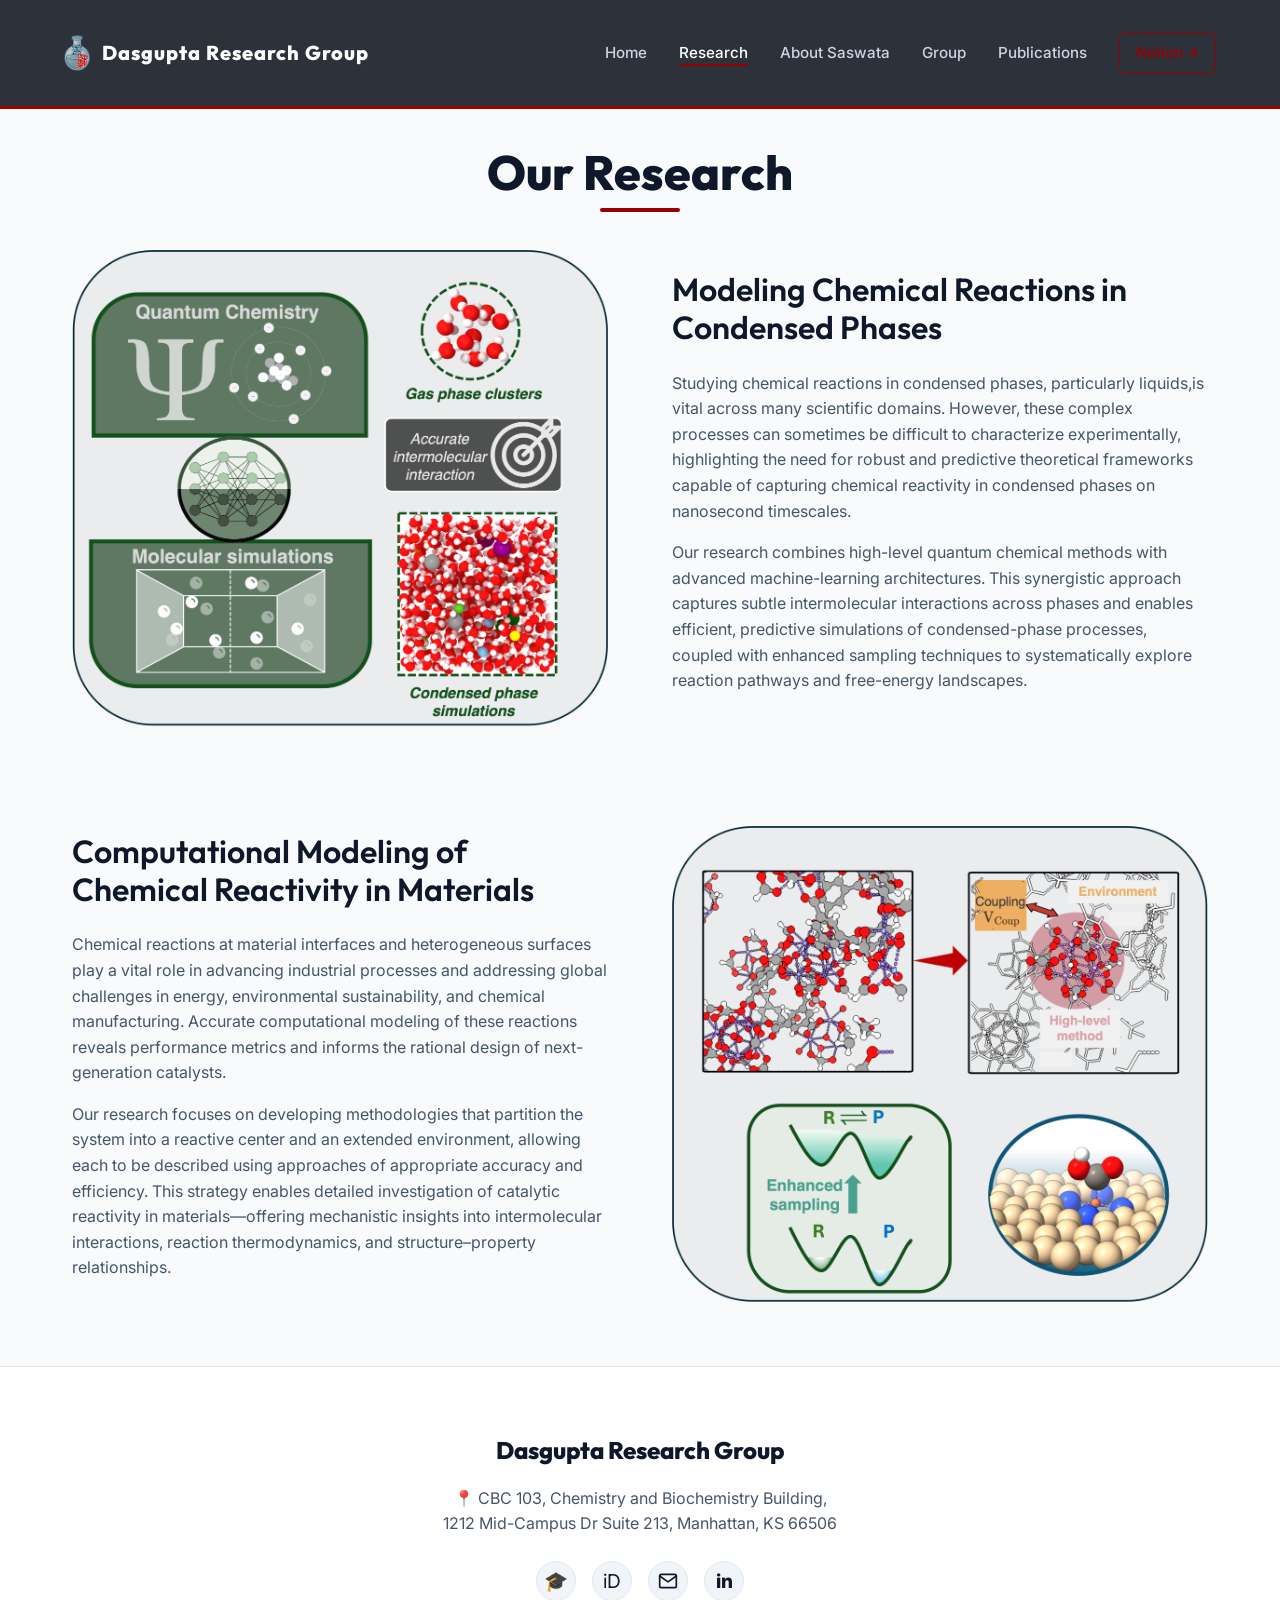
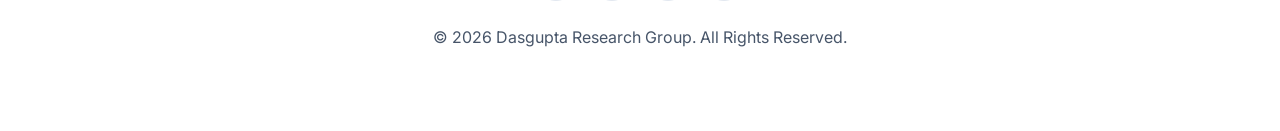
<file: research.html>
<!DOCTYPE html>
<html lang="en">

<head>
    <meta charset="UTF-8">
    <meta name="viewport" content="width=device-width, initial-scale=1.0">
    <title>Dasgupta Research Group @ K-State - Research</title>
    <link
        href="https://fonts.googleapis.com/css2?family=Inter:wght@300;400;500;600;700&family=Outfit:wght@400;600;800&display=swap"
        rel="stylesheet">
    <link rel="stylesheet" href="style.css?v=6">
    <link rel="icon" href="logo.png" type="image/png">
    <!-- Google Analytics -->
    <script async src="https://www.googletagmanager.com/gtag/js?id=G-RTHQSYBFK3"></script>
    <script>
        window.dataLayer = window.dataLayer || [];
        function gtag() { dataLayer.push(arguments); }
        gtag("js", new Date());

        gtag("config", "G-RTHQSYBFK3");
    </script>
</head>

<body>
    <nav class="navbar" id="navbar">
        <div class="nav-container">
            <a href="index.html" class="nav-logo">
                <img src="logo.png" alt="Dr.G at KSU Logo" class="logo-img">
                <span>Dasgupta Research Group</span>
            </a>
            <ul class="nav-menu">
                <li class="nav-item"><a href="index.html" class="nav-link">Home</a></li>
                <li class="nav-item"><a href="research.html" class="nav-link active">Research</a></li>
                <li class="nav-item"><a href="about.html" class="nav-link">About Saswata</a></li>
                <li class="nav-item"><a href="group.html" class="nav-link">Group</a></li>
                <li class="nav-item"><a href="publications.html" class="nav-link">Publications</a></li>
                <li class="nav-item"><a
                        href="https://www.notion.so/2ad51fc8dd2080fa91c9dfd9c13192fc?v=2ad51fc8dd20808c940f000c52988f19&source=copy_link"
                        class="nav-link external-btn" target="_blank" rel="noopener noreferrer">Notion ↗</a></li>
            </ul>
        </div>
    </nav>

    <main class="page-padding">
        <section class="research-section slide-up">
            <div class="section-container">
                <h1 class="page-title">Our Research</h1>

                <div class="research-grid">
                    <div class="research-card">
                        <div class="research-img-wrapper clear-filter">
                            <img src="research_images/research1.png" alt="Modeling Chemical Reactions"
                                class="research-img">
                        </div>
                        <div class="research-text">
                            <h3>Modeling Chemical Reactions in Condensed Phases</h3>
                            <p>Studying chemical reactions in condensed phases, particularly liquids,is vital across
                                many
                                scientific domains. However, these complex processes can sometimes be difficult to
                                characterize experimentally, highlighting the need for robust and predictive theoretical
                                frameworks capable of capturing chemical reactivity in condensed phases on nanosecond
                                timescales.</p>
                            <p>Our research combines high-level quantum chemical methods with advanced machine-learning
                                architectures. This synergistic approach captures subtle intermolecular interactions
                                across phases and enables efficient, predictive simulations of condensed-phase
                                processes, coupled with enhanced sampling techniques to systematically explore reaction
                                pathways and free-energy landscapes.</p>
                        </div>
                    </div>

                    <div class="research-card reverse">
                        <div class="research-img-wrapper clear-filter">
                            <img src="research_images/research2.png" alt="Computational Modeling" class="research-img">
                        </div>
                        <div class="research-text">
                            <h3>Computational Modeling of Chemical Reactivity in Materials</h3>
                            <p>Chemical reactions at material interfaces and heterogeneous surfaces play a vital role in
                                advancing industrial processes and addressing global challenges in energy, environmental
                                sustainability, and chemical manufacturing. Accurate computational modeling of these
                                reactions reveals performance metrics and informs the rational design of next-generation
                                catalysts.</p>
                            <p>Our research focuses on developing methodologies that partition the system into a
                                reactive center and an extended environment, allowing each to be described using
                                approaches of appropriate accuracy and efficiency. This strategy enables detailed
                                investigation of catalytic reactivity in materials—offering mechanistic insights into
                                intermolecular interactions, reaction thermodynamics, and structure–property
                                relationships.</p>
                        </div>
                    </div>
                </div>
            </div>
        </section>
    </main>

    <footer class="footer">
        <div class="footer-content">
            <div class="footer-logo">Dasgupta Research Group</div>
            <p>📍 CBC 103, Chemistry and Biochemistry Building,<br>1212 Mid-Campus Dr Suite 213, Manhattan, KS 66506</p>
            <div class="social-icons">
                <a href="https://scholar.google.com/citations?user=fo_lKHMAAAAJ&hl=en&oi=ao" class="social-circle"
                    target="_blank">🎓</a><a href="https://orcid.org/0000-0002-8014-8376" class="social-circle"
                    target="_blank">iD</a><a href="mailto:saswata@ksu.edu" class="social-circle"><svg width="20"
                        height="20" viewBox="0 0 24 24" fill="none" stroke="currentColor" stroke-width="2"
                        stroke-linecap="round" stroke-linejoin="round">
                        <path d="M4 4h16c1.1 0 2 .9 2 2v12c0 1.1-.9 2-2 2H4c-1.1 0-2-.9-2-2V6c0-1.1.9-2 2-2z"></path>
                        <polyline points="22,6 12,13 2,6"></polyline>
                    </svg></a><a href="https://www.linkedin.com/feed/" class="social-circle" target="_blank"><span
                        style="font-weight: 800; font-family: 'Inter', sans-serif;">in</span></a>
            </div>
            <p class="copyright">&copy; 2026 Dasgupta Research Group. All Rights Reserved.</p>
        </div>
    </footer>
    <script src="app.js"></script>
</body>

</html>
</file>
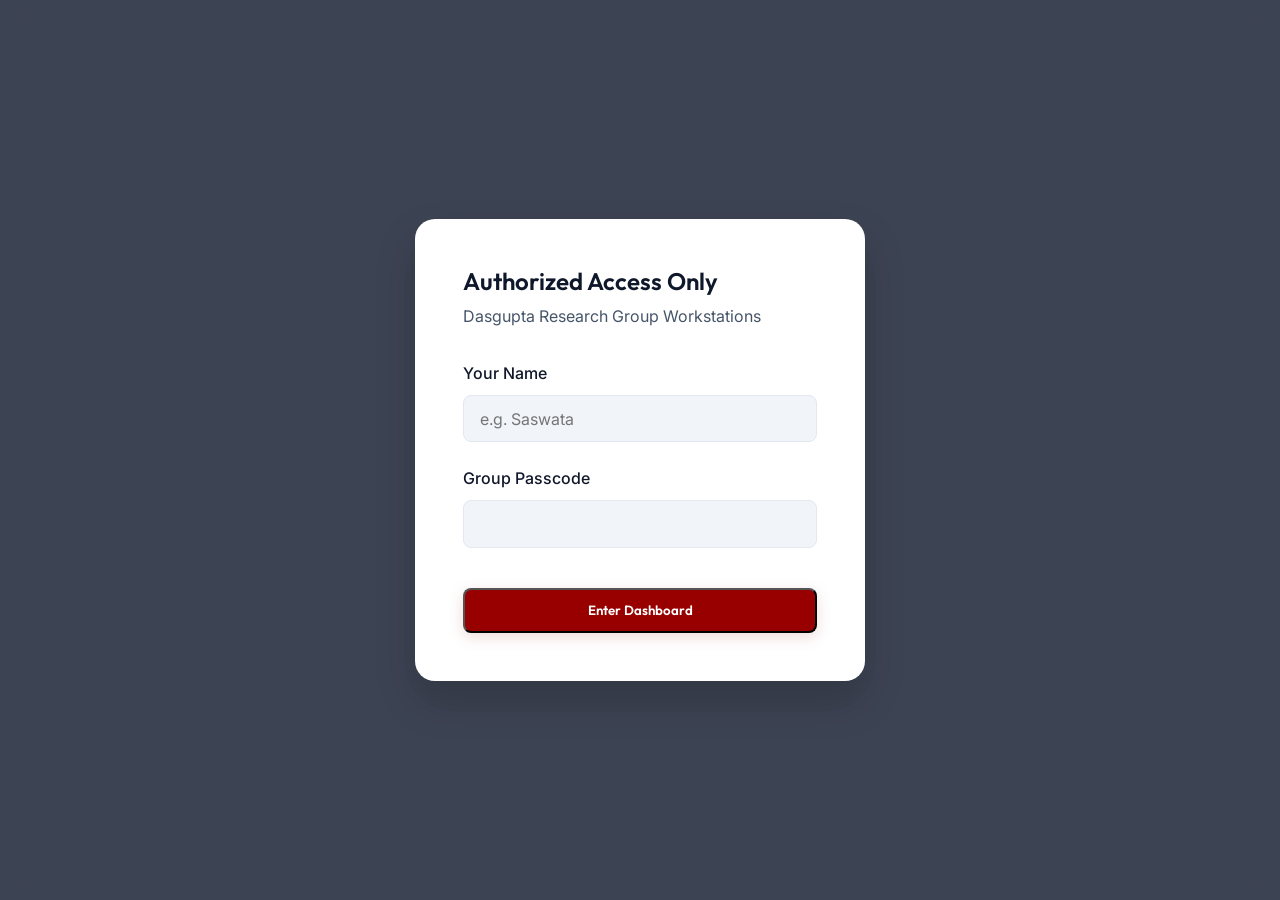
<file: workstations.html>
<!DOCTYPE html>
<html lang="en">

<head>
    <meta charset="UTF-8">
    <meta name="viewport" content="width=device-width, initial-scale=1.0">
    <title>DRG@KSU Workstations</title>
    <link
        href="https://fonts.googleapis.com/css2?family=Inter:wght@300;400;500;600;700&family=Outfit:wght@400;600;800&display=swap"
        rel="stylesheet">
    <link rel="stylesheet" href="style.css">
    <link rel="stylesheet" href="workstations.css">
    <link rel="icon" href="logo.png" type="image/png">
</head>

<body>
    <!-- Access Control Modal -->
    <div id="login-modal" class="modal-overlay active">
        <div class="modal-content glass-card">
            <h2 class="modal-title">Authorized Access Only</h2>
            <p class="modal-subtitle">Dasgupta Research Group Workstations</p>
            <div class="form-group">
                <label for="username">Your Name</label>
                <input type="text" id="username" class="modal-input" placeholder="e.g. Saswata" required>
            </div>
            <div class="form-group">
                <label for="passcode">Group Passcode</label>
                <input type="password" id="passcode" class="modal-input" required>
            </div>
            <button id="login-btn" class="btn btn-primary full-width">Enter Dashboard</button>
            <p id="login-error" class="error-text" style="display: none;">Incorrect passcode or missing name.</p>
        </div>
    </div>

    <!-- Main Dashboard -->
    <div id="dashboard" class="dashboard-container" style="display: none;">
        <header class="dashboard-header">
            <div class="header-content">
                <h1 class="page-title"><span class="title-accent">DRG@KSU</span> Workstations</h1>
                <div class="user-info">
                    <span>Welcome, <strong id="display-name"></strong></span>
                    <button id="logout-btn" class="btn btn-secondary small-btn">Logout</button>
                </div>
            </div>
        </header>

        <div class="action-bar section-container">
            <button id="new-booking-btn" class="btn btn-primary">+ New Booking</button>
            <div id="sync-status" class="sync-status">
                <span class="status-indicator"></span>
                <span class="status-text">Using Local Storage (Not Synced)</span>
            </div>
        </div>

        <main class="workstations-grid section-container slide-up">
            <!-- Workstation 1 -->
            <div class="workstation-card card">
                <div class="ws-header">
                    <h2 class="card-title">CHM-CB-212-L1</h2>
                    <span class="status-badge" id="ws1-status">Loading...</span>
                </div>
                <div class="bookings-list" id="ws1-bookings">
                    <!-- Bookings injected by JS -->
                </div>
            </div>

            <!-- Workstation 2 -->
            <div class="workstation-card card">
                <div class="ws-header">
                    <h2 class="card-title">CHM-CB-212-L2</h2>
                    <span class="status-badge" id="ws2-status">Loading...</span>
                </div>
                <div class="bookings-list" id="ws2-bookings">
                </div>
            </div>

            <!-- Workstation 3 -->
            <div class="workstation-card card">
                <div class="ws-header">
                    <h2 class="card-title">CHM-CB-212-L3</h2>
                    <span class="status-badge" id="ws3-status">Loading...</span>
                </div>
                <div class="bookings-list" id="ws3-bookings">
                </div>
            </div>
        </main>
    </div>

    <!-- Booking Modal -->
    <div id="booking-modal" class="modal-overlay">
        <div class="modal-content glass-card">
            <div class="modal-header">
                <h2 class="modal-title">Reserve Workstation</h2>
                <button id="close-booking" class="close-btn">&times;</button>
            </div>

            <form id="booking-form">
                <div class="form-group">
                    <label for="workstation-select">Workstation</label>
                    <select id="workstation-select" class="modal-input" required>
                        <option value="CHM-CB-212-L1">CHM-CB-212-L1</option>
                        <option value="CHM-CB-212-L2">CHM-CB-212-L2</option>
                        <option value="CHM-CB-212-L3">CHM-CB-212-L3</option>
                    </select>
                </div>
                <div class="form-group">
                    <label for="start-time">Start Time</label>
                    <input type="datetime-local" id="start-time" class="modal-input" required>
                </div>
                <div class="form-group">
                    <label for="duration">Duration (hours)</label>
                    <input type="number" id="duration" class="modal-input" min="0.5" max="24" step="0.5" value="1"
                        required>
                </div>
                <button type="submit" class="btn btn-primary full-width" id="submit-booking-btn">Confirm
                    Booking</button>
                <p id="booking-error" class="error-text" style="display: none;"></p>
            </form>
        </div>
    </div>

    <!-- Cancel Booking Modal -->
    <div id="cancel-modal" class="modal-overlay">
        <div class="modal-content glass-card" style="text-align: center;">
            <h2 class="modal-title" style="color: var(--accent-primary);">Cancel Booking</h2>
            <p class="modal-subtitle">Are you sure you want to cancel this booking?</p>
            <div style="display: flex; gap: 1rem; margin-top: 2rem;">
                <button id="cancel-no-btn" class="btn btn-secondary full-width" style="margin-top: 0;">No, Keep It</button>
                <button id="cancel-yes-btn" class="btn btn-primary full-width" style="margin-top: 0;">Yes, Cancel</button>
            </div>
        </div>
    </div>

    <script src="workstations.js"></script>
</body>

</html>
</file>
<file: style.css>
/* 
  Modern Light Mode CSS - Multi-Page Setup
  Theme: Original site colors (White/Slate background, Maroon and Sage accents)
*/
@import url('https://fonts.googleapis.com/css2?family=EB+Garamond:wght@400;500;600;700;800&display=swap');
:root {
    /* Colors */
    --bg-base: #f8fafc; /* Very light slate */
    --bg-surface: #ffffff; 
    --bg-surface-light: #f1f5f9; 
    --card-bg: #ffffff;
    
    --text-primary: #0f172a;
    --text-secondary: #475569;
    --text-muted: #64748b;
    
    --accent-primary: #980000; /* Maroon */
    --accent-secondary: #b6d7a8; /* Sage green */
    --accent-gradient: linear-gradient(135deg, var(--accent-primary), var(--accent-primary));
    
    --border-color: #e2e8f0;
    
    /* Typography */
    --font-heading: 'Outfit', sans-serif;
    --font-body: 'Inter', sans-serif;
    
    /* Transitions */
    --transition-fast: 0.2s cubic-bezier(0.4, 0, 0.2, 1);
    --transition-medium: 0.4s cubic-bezier(0.4, 0, 0.2, 1);
    
    /* Shadows */
    --shadow-glow: 0 4px 15px rgba(152, 0, 0, 0.15);
}

* {
    margin: 0;
    padding: 0;
    box-sizing: border-box;
}

html {
    scroll-behavior: smooth;
}

body {
    background-color: var(--bg-base);
    color: var(--text-primary);
    font-family: var(--font-body);
    line-height: 1.6;
    overflow-x: hidden;
    display: flex;
    flex-direction: column;
    min-height: 100vh;
}

main {
    flex: 1;
}

.page-padding {
    padding-top: 80px; /* offset for fixed navbar on inner pages */
}

a {
    color: var(--accent-primary);
    text-decoration: none;
    transition: color var(--transition-fast);
}

a:hover {
    color: var(--text-primary);
}

ul {
    list-style: none;
}

h1, h2, h3, h4, h5, h6 {
    font-family: var(--font-heading);
    font-weight: 600;
    line-height: 1.2;
    margin-bottom: 1rem;
    color: var(--text-primary);
}

.highlight {
    background: var(--accent-gradient);
    -webkit-background-clip: text;
    -webkit-text-fill-color: transparent;
    background-clip: text;
}

.section-title {
    font-size: 2.5rem;
    font-weight: 800;
    text-align: center;
    margin-bottom: 3rem;
    position: relative;
}

.page-title {
    font-size: 3rem;
    font-weight: 800;
    text-align: center;
    margin-bottom: 3rem;
    position: relative;
}

.page-title::after {
    content: '';
    position: absolute;
    bottom: -10px;
    left: 50%;
    transform: translateX(-50%);
    width: 80px;
    height: 4px;
    border-radius: 2px;
    background: var(--accent-primary);
}

.section-container {
    max-width: 1200px;
    margin: 0 auto;
    padding: 4rem 2rem;
}

p {
    margin-bottom: 1rem;
    color: var(--text-secondary);
}

/* ---------- Navigation ---------- */
.navbar {
    position: fixed;
    top: 0;
    width: 100%;
    background-color: #0f172a; /* Dark background matching classic site header */
    backdrop-filter: blur(12px);
    -webkit-backdrop-filter: blur(12px);
    z-index: 1000;
    border-bottom: 3px solid var(--accent-primary);
    transition: background-color var(--transition-medium), padding var(--transition-medium);
}

.nav-container {
    max-width: 1400px;
    margin: 0 auto;
    padding: 1rem 2rem;
    display: flex;
    justify-content: space-between;
    align-items: center;
}

.nav-logo {
    display: flex;
    align-items: center;
    gap: 0.75rem;
    font-family: var(--font-heading);
    font-size: 1.25rem;
    font-weight: 800;
    color: #ffffff;
    letter-spacing: 0.5px;
    letter-spacing: 1px;
}

.logo-img {
    height: 36px;
    width: auto;
}

.nav-menu {
    display: flex;
    align-items: center;
    gap: 2rem;
    list-style: none;
}

.nav-link {
    color: #cbd5e1; /* Light gray for tabs */
    font-weight: 500;
    font-size: 0.95rem;
    position: relative;
    padding-bottom: 4px;
}

.nav-link.active {
    color: #ffffff;
}

.nav-link::after {
    content: '';
    position: absolute;
    bottom: 0;
    left: 0;
    width: 0%;
    height: 2px;
    background: var(--accent-primary);
    transition: width var(--transition-fast);
}

.nav-link.active::after, .nav-link:hover::after {
    width: 100%;
}

.nav-link:hover {
    color: #ffffff;
}

.external-btn {
    background: transparent;
    border: 1px solid var(--accent-primary);
    padding: 0.5rem 1rem;
    border-radius: 6px;
    color: var(--accent-primary);
    display: flex;
    align-items: center;
    gap: 6px;
    transition: all var(--transition-fast);
}
.external-btn::after { display: none; }
.external-btn:hover {
    background: var(--accent-primary);
    color: #ffffff;
    transform: translateY(-2px);
}

/* ---------- Buttons ---------- */
.btn {
    display: inline-flex;
    align-items: center;
    justify-content: center;
    padding: 0.8rem 1.8rem;
    font-weight: 600;
    border-radius: 8px;
    transition: all var(--transition-fast);
    cursor: pointer;
    font-family: var(--font-heading);
}

.btn-primary {
    background: var(--accent-primary);
    color: #fff;
    box-shadow: var(--shadow-glow);
}
.btn-primary:hover {
    transform: translateY(-3px);
    box-shadow: 0 8px 20px rgba(152, 0, 0, 0.2);
    color: #fff;
}

.btn-secondary {
    background: transparent;
    border: 1px solid var(--text-primary);
    color: var(--text-primary);
}
.btn-secondary:hover {
    background: var(--text-primary);
    color: #fff;
}

/* ---------- Fullscreen Hero Section ---------- */
.hero-fullscreen {
    position: relative;
    width: 100%;
    height: 100vh;
    overflow: hidden;
    display: flex;
    align-items: center;
    justify-content: center;
}

.hero-bg-gif {
    position: absolute;
    top: 0;
    left: 0;
    width: 100%;
    height: 100%;
    object-fit: cover;
    z-index: 1;
}

.hero-overlay {
    position: absolute;
    top: 0; left: 0; right: 0; bottom: 0;
    background: rgba(0, 0, 0, 0.5); /* Darker overlay */
    z-index: 2;
    display: flex;
    align-items: center;
    justify-content: center;
    text-align: center;
    padding: 0 2rem;
}

.hero-content {
    max-width: 900px;
    z-index: 3;
}

.hero-title {
    font-family: 'EB Garamond', serif;
    font-size: 5rem;
    line-height: 1.1;
    margin-bottom: 1.5rem;
    color: #d9ead3;
    text-shadow: 0 4px 15px rgba(0,0,0,0.8);
}

.title-accent {
    color: #b6d7a8;
}

.hero-subtitle {
    display: none;
}

/* ---------- Home Content / Grid ---------- */
.home-grid {
    display: grid;
    grid-template-columns: 1fr 1fr;
    gap: 3rem;
}

.card {
    background: var(--card-bg);
    border: 1px solid var(--border-color);
    border-radius: 16px;
    padding: 2.5rem;
    box-shadow: 0 4px 15px rgba(0,0,0,0.03);
}

.card-title {
    font-size: 1.8rem;
    margin-bottom: 1.5rem;
    color: var(--text-primary);
}

/* K-State Links & Logomarks */
.kstate-link {
    color: #512888; /* Official K-State Purple */
    text-decoration: none;
    font-weight: 600;
}

.kstate-link:hover {
    text-decoration: underline;
}

.beocat-logo {
    height: 1.25em;
    vertical-align: middle;
    margin-left: 0.25rem;
}

.latest-news {
    display: flex;
    flex-direction: column;
}

/* Latest News */
.news-list {
    display: flex;
    flex-direction: column;
    gap: 1.5rem;
    flex: 1; /* Match the height of About Our Group exactly */
    overflow-y: auto;
    padding-right: 15px; /* Prevent scrollbar from overlapping content */
}

/* Custom Scrollbar for WebKit */
.news-list::-webkit-scrollbar {
    width: 6px;
}
.news-list::-webkit-scrollbar-track {
    background: transparent;
}
.news-list::-webkit-scrollbar-thumb {
    background-color: var(--border-color);
    border-radius: 10px;
}

.news-item {
    background: var(--card-bg);
    border: 1px solid var(--border-color);
    border-radius: 12px;
    padding: 1.5rem;
    transition: transform 0.3s ease, box-shadow 0.3s ease;
}

.news-item:hover {
    transform: translateY(-3px);
    box-shadow: 0 8px 15px rgba(0,0,0,0.05);
}

.news-item:last-child {
    border-bottom: 1px solid var(--border-color);
}

.news-date {
    display: inline-block;
    font-family: var(--font-heading);
    color: #ffffff;
    font-weight: 700;
    font-size: 0.9rem;
    margin-bottom: 0.5rem;
    background: var(--text-primary);
    border-bottom: 3px solid var(--accent-primary);
    padding: 0.2rem 0.6rem;
    border-radius: 4px 4px 0 0; /* Flat bottom for the border line to look sharp */
}

.news-item p {
    color: var(--text-secondary);
    margin: 0;
}

/* ---------- Research Section ---------- */
.research-grid {
    display: flex;
    flex-direction: column;
    gap: 6rem;
}

.research-card {
    display: flex;
    align-items: center;
    gap: 4rem;
}

.research-card.reverse {
    flex-direction: row-reverse;
}

.research-img-wrapper {
    flex: 1;
    position: relative;
    display: flex;
    justify-content: center;
    align-items: center;
}

.research-img {
    width: 100%;
    border-radius: 8px;
    transition: transform var(--transition-medium);
}
.research-card:hover .research-img { transform: scale(1.02); }

.research-text { flex: 1; }
.research-text h3 { font-size: 2rem; color: var(--text-primary); margin-bottom: 1.5rem; }

/* ---------- About Section ---------- */
.about-content {
    max-width: 900px;
    margin: 0 auto;
    background: var(--card-bg);
    padding: 3rem;
    border-radius: 20px;
    border: 1px solid var(--border-color);
    box-shadow: 0 10px 30px rgba(0,0,0,0.05);
}
.about-footer {
    margin-top: 2rem;
    padding-top: 2rem;
    border-top: 1px solid var(--border-color);
    text-align: center;
    color: var(--text-primary);
}

/* ---------- Group Section ---------- */
.group-banner-img {
    width: 100%;
    max-height: 500px;
    object-fit: cover;
    display: block;
    border-radius: 20px;
    margin-bottom: 4rem;
    border: 1px solid var(--border-color);
}

.members-grid {
    display: grid;
    grid-template-columns: repeat(auto-fit, minmax(300px, 1fr));
    gap: 2rem;
    margin-bottom: 4rem;
}

.member-card {
    background: var(--card-bg);
    border: 1px solid var(--border-color);
    border-radius: 16px;
    padding: 2.5rem 2rem;
    transition: all var(--transition-fast);
    text-align: center;
    position: relative;
    box-shadow: 0 4px 15px rgba(0,0,0,0.02);
}

.member-card:hover {
    transform: translateY(-5px);
    box-shadow: 0 15px 30px rgba(0,0,0,0.08);
    border-color: var(--accent-primary);
}

.member-role {
    color: var(--accent-primary);
    font-weight: 600;
    font-size: 0.9rem;
    margin-bottom: 1rem;
    letter-spacing: 1px;
    margin-bottom: 1.5rem;
}

.member-details {
    display: flex;
    flex-direction: column;
    gap: 0.5rem;
    color: var(--text-secondary);
}

.join-banner {
    background: var(--bg-surface-light);
    border: 1px solid var(--border-color);
    padding: 2rem;
    border-radius: 12px;
    text-align: center;
    font-size: 1.1rem;
}

/* ---------- Publications Section ---------- */
.pub-list {
    display: flex;
    flex-direction: column;
    gap: 1.5rem;
    max-width: 900px;
    margin: 0 auto;
}

.pub-item {
    display: flex;
    align-items: center;
    gap: 2rem;
    background: var(--card-bg);
    padding: 2rem;
    border-radius: 16px;
    border: 1px solid var(--border-color);
    transition: all var(--transition-fast);
    box-shadow: 0 4px 15px rgba(0,0,0,0.02);
    position: relative; /* For abstract tooltip */
    outline: none !important;
    -webkit-tap-highlight-color: transparent;
}

.pub-item:hover {
    border-color: var(--accent-primary);
    transform: translateX(5px);
    box-shadow: 0 10px 25px rgba(0,0,0,0.05);
}





.pub-image-col {
    display: flex;
    flex-direction: column;
    align-items: center;
    gap: 15px;
    flex-shrink: 0;
    width: 140px;
    min-width: 140px;
}

.journal-logo {
    max-width: 100px;
    height: auto;
}

.pub-number {
    font-family: var(--font-heading);
    font-size: 2.5rem;
    font-weight: 800;
    color: var(--text-primary);
    min-width: 50px;
    text-align: center;
}

/* ---------- Footer ---------- */
.footer {
    background: var(--card-bg);
    border-top: 1px solid var(--border-color);
    padding: 4rem 2rem;
    text-align: center;
}

.footer-logo {
    font-family: var(--font-heading);
    font-size: 1.5rem;
    font-weight: 800;
    margin-bottom: 1rem;
}

.social-icons {
    display: flex;
    justify-content: center;
    gap: 1rem;
    margin: 1.5rem 0;
}

.social-circle {
    display: flex;
    align-items: center;
    justify-content: center;
    width: 40px;
    height: 40px;
    border-radius: 50%;
    background: var(--bg-surface-light);
    color: var(--text-primary);
    font-size: 1.2rem;
    transition: all var(--transition-fast);
    border: 1px solid var(--border-color);
}
.social-circle:hover {
    background: var(--accent-primary);
    color: white;
    transform: translateY(-3px);
}

/* Photo Placeholders & Light Mode Photos */
.light-mode-photo {
    border-radius: 50%;
    box-shadow: 0 4px 15px rgba(0,0,0,0.08);
    object-fit: cover;
    display: block;
}

.photo-placeholder {
    background-color: #f1f5f9; /* Light slate gray */
    border: 2px dashed #cbd5e1;
    border-radius: 50%;
    display: flex;
    align-items: center;
    justify-content: center;
    color: #64748b;
    font-weight: 600;
    text-align: center;
    box-shadow: 0 4px 15px rgba(0,0,0,0.05);
}

.about-photo {
    width: 250px;
    height: 250px;
    flex-shrink: 0;
}

.about-content-flex {
    display: flex;
    gap: 3rem;
    align-items: center;
}

.member-photo {
    width: 150px;
    height: 150px;
    border-radius: 50%;
    margin: 0 auto 1.5rem;
}

.pub-photo {
    width: 120px;
    height: 120px;
    flex-shrink: 0;
}

/* Utilities */
.fade-in {
    opacity: 0;
    animation: fadeInAnim 0.8s ease-out forwards;
}

.slide-up {
    opacity: 0;
    transform: translateY(30px);
    animation: slideUpAnim 0.8s ease-out forwards;
}

@keyframes fadeInAnim {
    to {
        opacity: 1;
    }
}

@keyframes slideUpAnim {
    to {
        opacity: 1;
        transform: translateY(0);
    }
}
.clear-filter::before, .clear-filter::after { display: none !important; }

/* Responsive */
@media (max-width: 1024px) {
    .home-grid { grid-template-columns: 1fr; }
    .hero-title { font-size: 4rem; }
    .pub-item { flex-direction: column; align-items: flex-start; gap: 1rem; }
}

@media (max-width: 850px) {
    .nav-container { flex-direction: column; gap: 0.8rem; padding: 1rem 0 0 0; }
    .nav-logo { flex-wrap: wrap; justify-content: center; text-align: center; padding: 0 1rem; }
    .nav-logo span { white-space: normal; }
    
    .nav-menu { 
        display: flex;
        flex-direction: row;
        flex-wrap: wrap; 
        gap: 0.8rem 1rem; 
        justify-content: center; 
        align-items: center;
        width: 100%; 
        padding: 0 1rem 0.8rem 1rem;
    }
}

@media (max-width: 768px) {
    .nav-logo span { font-size: 1.1rem; }
    .nav-link { font-size: 0.95rem; }
    .external-btn { padding: 0.4rem 0.8rem; font-size: 0.95rem; gap: 4px; }
    .hero-title { font-size: 3.5rem; }
    .research-card, .research-card.reverse { flex-direction: column; gap: 2rem; }
    .about-content-flex { flex-direction: column; align-items: center; text-align: center; }
}

.pub-abstract {
    display: none;
    margin-top: 1.5rem;
    padding-top: 1.5rem;
    border-top: 1px solid var(--border-color);
    font-size: 0.95rem;
    color: var(--text-secondary);
    line-height: 1.6;
    text-align: justify;
    width: 100%;
    animation: fadeIn 0.3s ease-in forwards;
}

.pub-item.active .pub-abstract {
    display: block;
}

/* ---------- Computers in Chemistry / Outreach Games ---------- */
.games-grid {
    display: grid;
    grid-template-columns: repeat(auto-fit, minmax(320px, 1fr));
    gap: 2.5rem;
    margin-top: 3rem;
}

.game-card {
    background: var(--card-bg);
    border: 1px solid var(--border-color);
    border-radius: 16px;
    padding: 2.5rem;
    transition: all var(--transition-fast);
    display: flex;
    flex-direction: column;
    position: relative;
    box-shadow: 0 4px 15px rgba(0,0,0,0.02);
    overflow: hidden;
}

.game-card::before {
    content: '';
    position: absolute;
    top: 0;
    left: 0;
    width: 100%;
    height: 4px;
    background: var(--accent-gradient);
    opacity: 0.8;
    transition: opacity var(--transition-fast);
}

.game-card:hover {
    transform: translateY(-5px);
    box-shadow: 0 15px 30px rgba(0,0,0,0.08);
    border-color: var(--accent-primary);
}

.game-card:hover::before {
    opacity: 1;
}

.game-title {
    font-size: 1.6rem;
    margin-bottom: 1rem;
    color: var(--text-primary);
    font-family: var(--font-heading);
    font-weight: 700;
}

.game-description {
    color: var(--text-secondary);
    font-size: 1rem;
    line-height: 1.6;
    margin-bottom: 2rem;
    flex-grow: 1;
}

.game-action {
    margin-top: auto;
    align-self: flex-start;
}

.intro-text {
    font-size: 1.15rem;
    max-width: 800px;
    margin: 0 auto 2rem auto;
    text-align: center;
    color: var(--text-secondary);
    line-height: 1.8;
}

.subtitle-text {
    font-size: 1.3rem;
    font-weight: 500;
    text-align: center;
    color: var(--accent-primary);
    margin-top: -2rem;
    margin-bottom: 2rem;
    font-family: var(--font-heading);
}

.outreach-footer-note {
    margin-top: 1.5rem;
    font-size: 0.95rem;
    font-weight: 600;
    color: var(--accent-secondary);
    letter-spacing: 0.5px;
}
</file>
<file: workstations.css>
/* Workstations specific styling */
body {
    background-color: var(--bg-surface-light);
}

.dashboard-container {
    padding-bottom: 4rem;
}

.dashboard-header {
    background-color: #0f172a;
    padding: 2rem 0;
    border-bottom: 4px solid var(--accent-primary);
}

.header-content {
    max-width: 1200px;
    margin: 0 auto;
    padding: 0 2rem;
    display: flex;
    justify-content: space-between;
    align-items: center;
}

.page-title {
    color: #fff;
    margin-bottom: 0;
    font-size: 2.2rem;
}

.page-title::after {
    display: none;
}

.user-info {
    color: #cbd5e1;
    display: flex;
    align-items: center;
    gap: 1.5rem;
}

.user-info strong {
    color: #fff;
}

.small-btn {
    padding: 0.4rem 1rem;
    border-color: #cbd5e1;
    color: #cbd5e1;
    font-size: 0.9rem;
}

.action-bar {
    padding: 2rem 2rem 0 2rem;
    display: flex;
    justify-content: space-between;
    align-items: center;
}

.sync-status {
    display: flex;
    align-items: center;
    gap: 0.5rem;
    font-size: 0.9rem;
    color: var(--text-secondary);
    background: #e2e8f0;
    padding: 0.5rem 1rem;
    border-radius: 20px;
}

.status-indicator {
    width: 10px;
    height: 10px;
    border-radius: 50%;
    background-color: var(--text-muted);
}
.sync-status.online .status-indicator {
    background-color: #10b981;
}

.workstations-grid {
    display: grid;
    grid-template-columns: repeat(auto-fit, minmax(320px, 1fr));
    gap: 2rem;
    padding-top: 2rem;
}

.workstation-card {
    display: flex;
    flex-direction: column;
    height: 500px;
}

.ws-header {
    display: flex;
    justify-content: space-between;
    align-items: center;
    margin-bottom: 1.5rem;
    padding-bottom: 1rem;
    border-bottom: 1px solid var(--border-color);
}

.status-badge {
    padding: 0.4rem 0.8rem;
    border-radius: 6px;
    font-weight: 600;
    font-size: 0.85rem;
}

.badge-available {
    background-color: #dcfce7;
    color: #166534;
}

.badge-in-use {
    background-color: #fee2e2;
    color: #991b1b;
}

.bookings-list {
    flex: 1;
    overflow-y: auto;
    display: flex;
    flex-direction: column;
    gap: 1rem;
    padding-right: 10px;
}

/* Custom Scrollbar for list */
.bookings-list::-webkit-scrollbar {
    width: 4px;
}
.bookings-list::-webkit-scrollbar-track {
    background: transparent;
}
.bookings-list::-webkit-scrollbar-thumb {
    background-color: var(--border-color);
    border-radius: 10px;
}

.booking-item {
    background: var(--bg-surface-light);
    border: 1px solid var(--border-color);
    border-radius: 8px;
    padding: 1rem;
    display: flex;
    flex-direction: column;
    gap: 0.5rem;
    position: relative;
    border-left: 4px solid var(--accent-secondary);
}

.booking-item.active-now {
    border-left-color: var(--accent-primary);
    background: #fff5f5;
}

.booking-user {
    font-weight: 600;
    color: var(--text-primary);
}

.booking-time {
    font-size: 0.9rem;
    color: var(--text-secondary);
}

.delete-booking-btn {
    position: absolute;
    top: 0.5rem;
    right: 0.5rem;
    background: none;
    border: none;
    color: var(--text-muted);
    cursor: pointer;
    font-size: 1.2rem;
    transition: color var(--transition-fast);
}

.delete-booking-btn:hover {
    color: var(--accent-primary);
}

/* Modals */
.modal-overlay {
    position: fixed;
    top: 0; left: 0; right: 0; bottom: 0;
    background: rgba(15, 23, 42, 0.8);
    backdrop-filter: blur(8px);
    -webkit-backdrop-filter: blur(8px);
    z-index: 2000;
    display: none;
    align-items: center;
    justify-content: center;
}

.modal-overlay.active {
    display: flex;
}

.modal-content.glass-card {
    background: var(--card-bg);
    padding: 3rem;
    border-radius: 20px;
    width: 100%;
    max-width: 450px;
    box-shadow: 0 20px 40px rgba(0,0,0,0.2);
    animation: scaleUp 0.3s cubic-bezier(0.175, 0.885, 0.32, 1.275);
}

@keyframes scaleUp {
    from { transform: scale(0.95); opacity: 0; }
    to { transform: scale(1); opacity: 1; }
}

.modal-header {
    display: flex;
    justify-content: space-between;
    align-items: center;
    margin-bottom: 2rem;
}

.close-btn {
    background: none;
    border: none;
    font-size: 2rem;
    color: var(--text-muted);
    cursor: pointer;
}
.close-btn:hover {
    color: var(--text-primary);
}

.modal-title {
    margin-bottom: 0.5rem;
}

.modal-subtitle {
    margin-bottom: 2rem;
    color: var(--text-secondary);
}

.form-group {
    margin-bottom: 1.5rem;
}

.form-group label {
    display: block;
    margin-bottom: 0.5rem;
    font-weight: 500;
    color: var(--text-primary);
}

.modal-input {
    width: 100%;
    padding: 0.8rem 1rem;
    border: 1px solid var(--border-color);
    border-radius: 8px;
    font-family: var(--font-body);
    font-size: 1rem;
    background: var(--bg-surface-light);
    color: var(--text-primary);
    transition: border-color var(--transition-fast);
}

.modal-input:focus {
    outline: none;
    border-color: var(--accent-primary);
    background: #fff;
}

.full-width {
    width: 100%;
    margin-top: 1rem;
}

.error-text {
    color: var(--accent-primary);
    font-size: 0.9rem;
    margin-top: 1rem;
    text-align: center;
}

@media (max-width: 768px) {
    .header-content { flex-direction: column; gap: 1rem; text-align: center; }
    .action-bar { flex-direction: column; gap: 1rem; align-items: stretch; }
    .action-bar .btn { order: 2; }
    .sync-status { order: 1; justify-content: center; }
}
</file>
